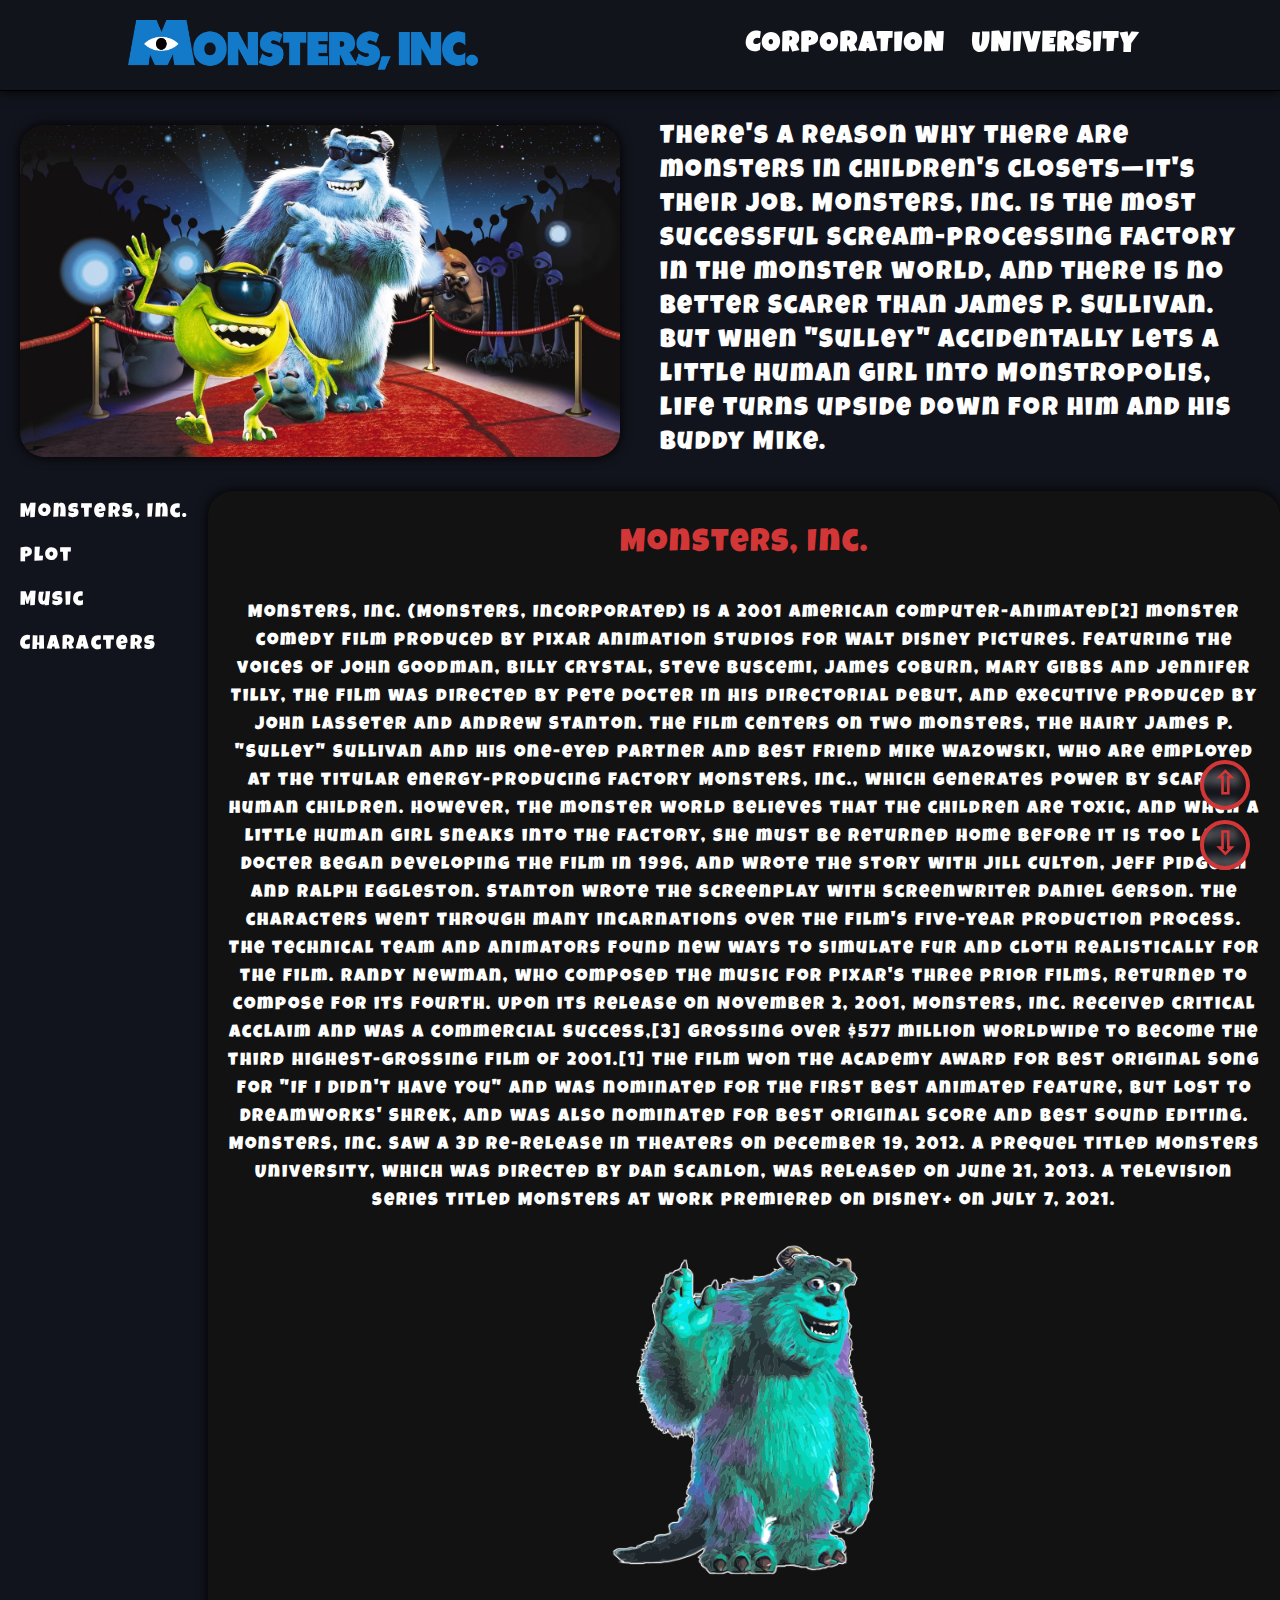
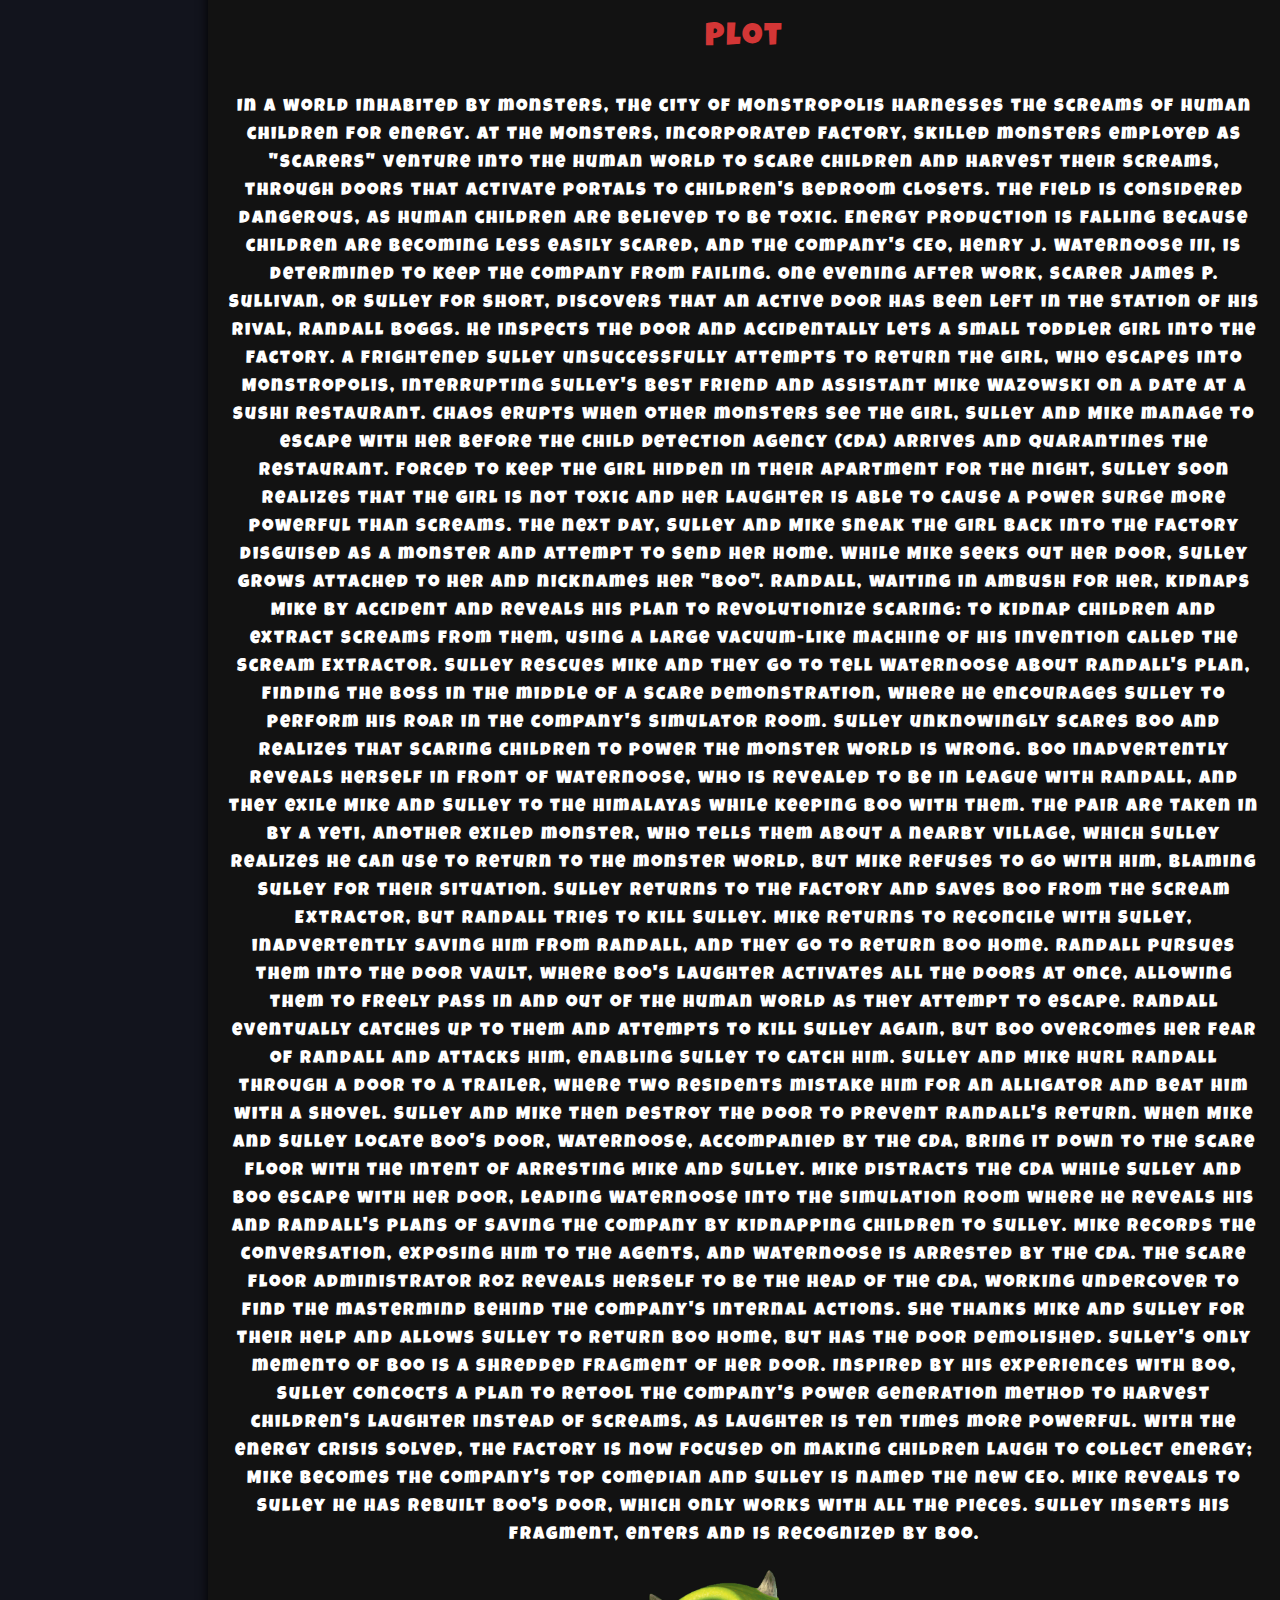
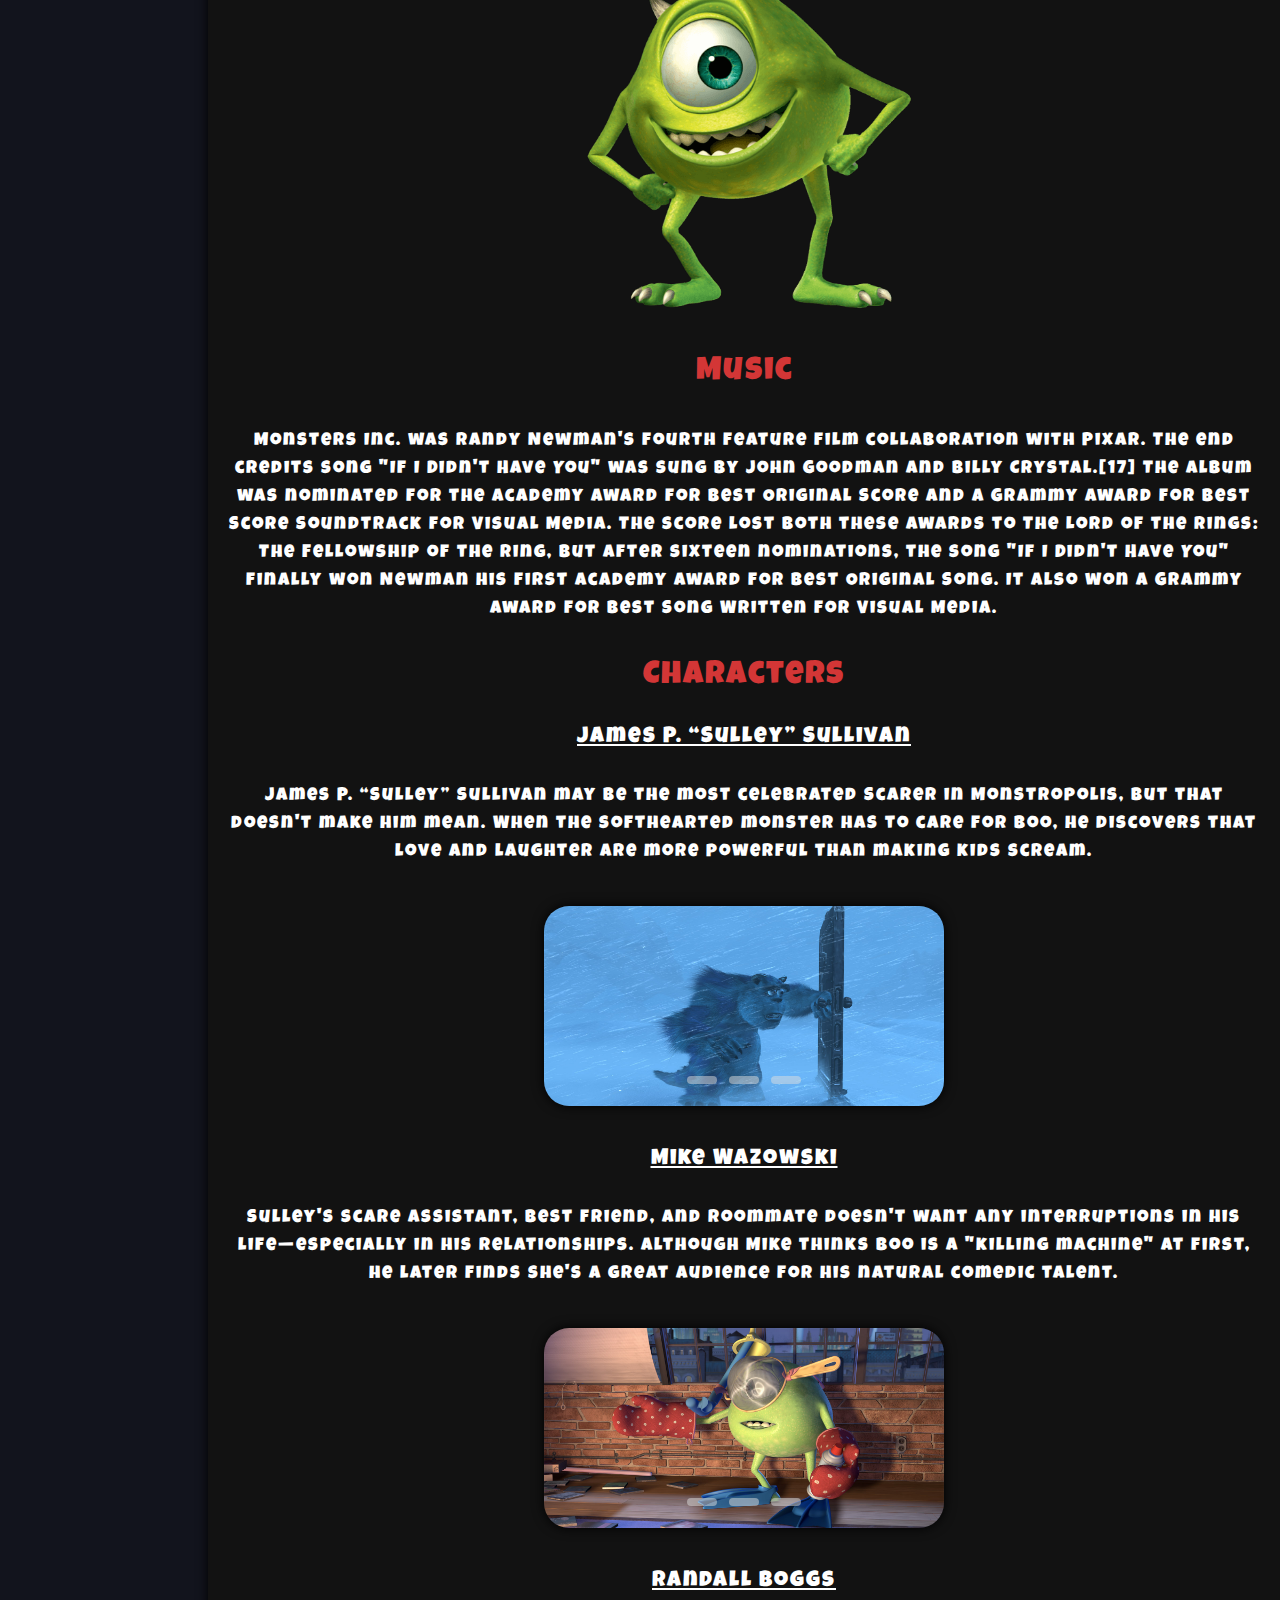
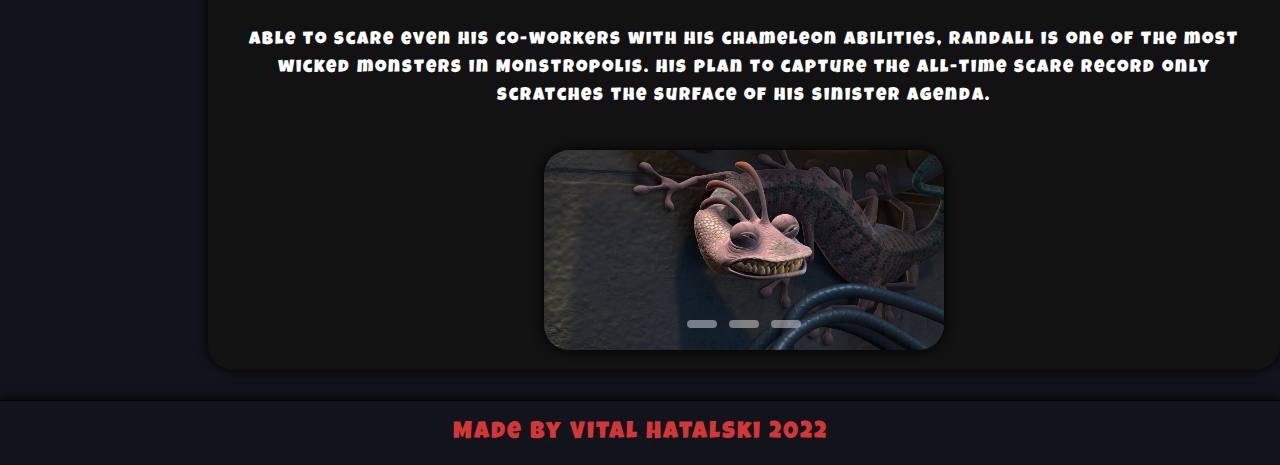
<file: index.html>
<!DOCTYPE html>
<html lang="en">
<head>
    <meta charset="UTF-8">
    <meta http-equiv="X-UA-Compatible" content="IE=edge">
    <meta name="viewport" content="width=device-width, initial-scale=1.0">
    <link rel="stylesheet" href="./css/styleZero.css">
    <link rel="stylesheet" href="./css/style.css">
    <link rel="icon" type="image/png" href="./image/favicon.png">
    <script defer src="./script.js"></script>
    <title>Monsters, INC.</title>
</head>
<body id="up">
    
    <header class="header">
        <div class="container">
            <div class="header_wrapper">
                <div class="logo">
                    <a href="./index.html"> 
                        <img src="./image/logo.png" alt="monsters_inc_logo"> 
                    </a>
                </div>
                <div class="main_menu">
                    <nav>
                        <ul class="main_menu_elements">
                            <li><a href="./corporation/index.html">CORPORATION</a></li>
                            <li><a href="./university/index.html">UNIVERSITY</a></li>
                        </ul>
                    </nav>
                </div>
                <div class="burger_menu">
                    <div class="burger">
                        <span>

                        </span>
                        <span>

                        </span>
                        <span>

                        </span>
                    </div>
                </div>
            </div> 
        </div>
    </header>
    
    <div class="burger_menu_main">
        <div class="burger_menu_body">
            <div class="burger_menu_list">
                <nav>
                    <ul class="burger_menu_elements">
                        <li><a href="./corporation/index.html">CORPORATION</a></li>
                        <li><a href="./university/index.html">UNIVERSITY</a></li>
                    </ul>
                </nav>
            </div>
        </div>
    </div>

    <main class="main">
        <div class="container">
            <div class="main_wrapper">
                <div class="main_container1">   
                    <div class="main_image">
                        <img src="./image/image_main.jpg" alt="main image">
                    </div>
                    <div class="main_text">
                        <p>There's a reason why there are monsters in children's closets—it's their job. Monsters, Inc. is the most successful scream-processing factory in the monster world, and there is no better Scarer than James P. Sullivan. But when "Sulley" accidentally lets a little human girl into Monstropolis, life turns upside down for him and his buddy Mike.</p>
                    </div>
                </div>
                <div class="main_container2">
                    <div class="extra_menu">
                        <ul>
                            <li><a href="#monsters">Monsters, Inc.</a></li>
                            <li><a href="#plot" class="menu_link">Plot</a></li>
                            <li><a href="#music">Music</a></li>
                            <li><a href="#characters" class="menu_link">Characters</a></li>
                        </ul>
                        
                    </div>
                    <div class="main_information">
                        <div class="main_inform_main">
                            <h1 id="monsters">Monsters, Inc.</h1>
                            <p>Monsters, Inc. (Monsters, Incorporated) is a 2001 American computer-animated[2] monster comedy film produced by Pixar Animation Studios for Walt Disney Pictures. Featuring the voices of John Goodman, Billy Crystal, Steve Buscemi, James Coburn, Mary Gibbs and Jennifer Tilly, the film was directed by Pete Docter in his directorial debut, and executive produced by John Lasseter and Andrew Stanton. The film centers on two monsters, the hairy James P. "Sulley" Sullivan and his one-eyed partner and best friend Mike Wazowski, who are employed at the titular energy-producing factory Monsters, Inc., which generates power by scaring human children. However, the monster world believes that the children are toxic, and when a little human girl sneaks into the factory, she must be returned home before it is too late.
                                Docter began developing the film in 1996, and wrote the story with Jill Culton, Jeff Pidgeon and Ralph Eggleston. Stanton wrote the screenplay with screenwriter Daniel Gerson. The characters went through many incarnations over the film's five-year production process. The technical team and animators found new ways to simulate fur and cloth realistically for the film. Randy Newman, who composed the music for Pixar's three prior films, returned to compose for its fourth.
                                Upon its release on November 2, 2001, Monsters, Inc. received critical acclaim and was a commercial success,[3] grossing over $577 million worldwide to become the third highest-grossing film of 2001.[1] The film won the Academy Award for Best Original Song for "If I Didn't Have You" and was nominated for the first Best Animated Feature, but lost to DreamWorks' Shrek, and was also nominated for Best Original Score and Best Sound Editing. Monsters, Inc. saw a 3D re-release in theaters on December 19, 2012. A prequel titled Monsters University, which was directed by Dan Scanlon, was released on June 21, 2013. A television series titled Monsters at Work premiered on Disney+ on July 7, 2021.</p>
                                <img src="./image/monster1.png" class="image_monsters"  alt="monster">
                        </div>
                        <div class="main_inform_plot">
                            <h2 id="plot">Plot</h2>
                            <p>In a world inhabited by monsters, the city of Monstropolis harnesses the screams of human children for energy. At the Monsters, Incorporated factory, skilled monsters employed as "scarers" venture into the human world to scare children and harvest their screams, through doors that activate portals to children's bedroom closets. The field is considered dangerous, as human children are believed to be toxic. Energy production is falling because children are becoming less easily scared, and the company's CEO, Henry J. Waternoose III, is determined to keep the company from failing.

                                One evening after work, scarer James P. Sullivan, or Sulley for short, discovers that an active door has been left in the station of his rival, Randall Boggs. He inspects the door and accidentally lets a small toddler girl into the factory. A frightened Sulley unsuccessfully attempts to return the girl, who escapes into Monstropolis, interrupting Sulley's best friend and assistant Mike Wazowski on a date at a sushi restaurant. Chaos erupts when other monsters see the girl, Sulley and Mike manage to escape with her before the Child Detection Agency (CDA) arrives and quarantines the restaurant. Forced to keep the girl hidden in their apartment for the night, Sulley soon realizes that the girl is not toxic and her laughter is able to cause a power surge more powerful than screams.
                                
                                The next day, Sulley and Mike sneak the girl back into the factory disguised as a monster and attempt to send her home. While Mike seeks out her door, Sulley grows attached to her and nicknames her "Boo". Randall, waiting in ambush for her, kidnaps Mike by accident and reveals his plan to revolutionize scaring: to kidnap children and extract screams from them, using a large vacuum-like machine of his invention called the Scream Extractor. Sulley rescues Mike and they go to tell Waternoose about Randall's plan, finding the boss in the middle of a scare demonstration, where he encourages Sulley to perform his roar in the company's simulator room. Sulley unknowingly scares Boo and realizes that scaring children to power the monster world is wrong. Boo inadvertently reveals herself in front of Waternoose, who is revealed to be in league with Randall, and they exile Mike and Sulley to the Himalayas while keeping Boo with them.
                                
                                The pair are taken in by a yeti, another exiled monster, who tells them about a nearby village, which Sulley realizes he can use to return to the monster world, but Mike refuses to go with him, blaming Sulley for their situation. Sulley returns to the factory and saves Boo from the Scream Extractor, but Randall tries to kill Sulley. Mike returns to reconcile with Sulley, inadvertently saving him from Randall, and they go to return Boo home. Randall pursues them into the door vault, where Boo's laughter activates all the doors at once, allowing them to freely pass in and out of the human world as they attempt to escape. Randall eventually catches up to them and attempts to kill Sulley again, but Boo overcomes her fear of Randall and attacks him, enabling Sulley to catch him. Sulley and Mike hurl Randall through a door to a trailer, where two residents mistake him for an alligator and beat him with a shovel. Sulley and Mike then destroy the door to prevent Randall's return.
                                
                                When Mike and Sulley locate Boo's door, Waternoose, accompanied by the CDA, bring it down to the scare floor with the intent of arresting Mike and Sulley. Mike distracts the CDA while Sulley and Boo escape with her door, leading Waternoose into the simulation room where he reveals his and Randall's plans of saving the company by kidnapping children to Sulley. Mike records the conversation, exposing him to the agents, and Waternoose is arrested by the CDA. The scare floor administrator Roz reveals herself to be the head of the CDA, working undercover to find the mastermind behind the company's internal actions. She thanks Mike and Sulley for their help and allows Sulley to return Boo home, but has the door demolished. Sulley's only memento of Boo is a shredded fragment of her door.
                                
                                Inspired by his experiences with Boo, Sulley concocts a plan to retool the company's power generation method to harvest children's laughter instead of screams, as laughter is ten times more powerful. With the energy crisis solved, the factory is now focused on making children laugh to collect energy; Mike becomes the company's top comedian and Sulley is named the new CEO. Mike reveals to Sulley he has rebuilt Boo's door, which only works with all the pieces. Sulley inserts his fragment, enters and is recognized by Boo.</p>
                                <img src="./image/monster-mike.png" class="image_monsters" alt="monster2">
                        </div>
                        <div class="main_inform_music">
                            <h2 id="music">Music</h2>
                            <p>Monsters Inc. was Randy Newman's fourth feature film collaboration with Pixar. The end credits song "If I Didn't Have You" was sung by John Goodman and Billy Crystal.[17]
                                The album was nominated for the Academy Award for Best Original Score and a Grammy Award for Best Score Soundtrack for Visual Media. The score lost both these awards to The Lord of the Rings: The Fellowship of the Ring, but after sixteen nominations, the song "If I Didn't Have You" finally won Newman his first Academy Award for Best Original Song. It also won a Grammy Award for Best Song Written for Visual Media.</p>
                        </div>
                        <div class="main_inform_characters">
                            <h2 id="characters">Characters</h2>
                            <div class="character">
                                <h3 class="h3_extra" id="sully">James P. “Sulley” Sullivan</h3>
                                <p>James P. “Sulley” Sullivan may be the most celebrated Scarer in Monstropolis, but that doesn't make him mean. When the softhearted monster has to care for Boo, he discovers that love and laughter are more powerful than making kids scream.</p>
                                <div class="slider middle">
                                    <div class="slides">
                                        <input type="radio" name="r" id="r1" checked>
                                        <input type="radio" name="r" id="r2">
                                        <input type="radio" name="r" id="r3">

                                        <div class="slide s1"><img src="./image/sulley/Sulley19.jpg" alt=""></div>
                                        <div class="slide"><img src="./image/sulley/Sulley20.jpg" alt=""></div>
                                        <div class="slide"><img src="./image/sulley/Sulley21.jpg" alt=""></div>
                                        
                                    </div>

                                    <div class="navigation">
                                        <label for="r1" class="bar"></label>
                                        <label for="r2" class="bar"></label>
                                        <label for="r3" class="bar"></label>
                                       
                                    </div>
                                </div>
                            </div>
                            <div class="character">
                                <h3 id="mike">Mike Wazowski</h3>
                                <p>Sulley's scare assistant, best friend, and roommate doesn't want any interruptions in his life—especially in his relationships. Although Mike thinks Boo is a "killing machine" at first, he later finds she's a great audience for his natural comedic talent.</p>
                                <div class="slider middle">
                                    <div class="slides">
                                        <input type="radio" name="r1" id="r11" checked>
                                        <input type="radio" name="r1" id="r21">
                                        <input type="radio" name="r1" id="r31">

                                        <div class="slide s2"><img src="./image/mike/Mike14.jpg" alt=""></div>
                                        <div class="slide"><img src="./image/mike/Mike15.jpg" alt=""></div>
                                        <div class="slide"><img src="./image/mike/Mike16.jpg " alt=""></div>
                                        
                                    </div>

                                    <div class="navigation">
                                        <label for="r11" class="bar"></label>
                                        <label for="r21" class="bar"></label>
                                        <label for="r31" class="bar"></label>
                                       
                                    </div>
                                </div>
                            </div>
                            <div class="character">
                                <h3 id="randall">Randall Boggs</h3>
                                <p>Able to scare even his co-workers with his chameleon abilities, Randall is one of the most wicked monsters in Monstropolis. His plan to capture the all-time scare record only scratches the surface of his sinister agenda.</p>
                                <div class="slider middle">
                                    <div class="slides">
                                        <input type="radio" name="r2" id="r12" checked>
                                        <input type="radio" name="r2" id="r22">
                                        <input type="radio" name="r2" id="r32">

                                        <div class="slide s3"><img src="./image/randall/Randall10.jpg" alt=""></div>
                                        <div class="slide"><img src="./image/randall/Randall11.jpg" alt=""></div>
                                        <div class="slide"><img src="./image/randall/Randall12.jpg" alt=""></div>
                                        
                                    </div>

                                    <div class="navigation">
                                        <label for="r12" class="bar"></label>
                                        <label for="r22" class="bar"></label>
                                        <label for="r32" class="bar"></label>
                                       
                                    </div>
                                    
                                </div>
                            </div>
                        </div>
                    </div>
                </div>
            </div>
            <div class="up">
                <a href="#up" class="up_button" title="Up">⇧</a>
                <a href="#down" class="up_button up_button1" title="Down">⇩</a>
            </div>
        </div>
    </main>
    <div class="modal modal_sully">
        <div class="modal_body">
            <img src="./image/sulley/Sulley20.jpg" alt="sully">
            <p>James P. “Sulley” Sullivan may be the most celebrated Scarer in Monstropolis, but that doesn't make him mean. When the softhearted monster has to care for Boo, he discovers that love and laughter are more powerful than making kids scream.</p>
            <button class="button">CLOSE</button>
        </div>
    </div>
    <div class="modal modal_mike">
        <div class="modal_body">
            <img src="./image/mike/Mike15.jpg" alt="mike">
            <p>Sulley's scare assistant, best friend, and roommate doesn't want any interruptions in his life—especially in his relationships. Although Mike thinks Boo is a "killing machine" at first, he later finds she's a great audience for his natural comedic talent.</p>
            <button class="button button1">CLOSE</button>
        </div>
    </div>
    <div class="modal modal_randall">
        <div class="modal_body">
            <img src="./image/randall/Randall12.jpg" alt="randall">
            <p>Able to scare even his co-workers with his chameleon abilities, Randall is one of the most wicked monsters in Monstropolis. His plan to capture the all-time scare record only scratches the surface of his sinister agenda.</p>
            <button class="button button2">CLOSE</button>
        </div>
    </div>
    <footer class="footer">
        <div class="container">
            <div class="footer_text" id="down">Made by Vital Hatalski 2022</div>
        </div>
    </footer>
</body>
</html>
</file>
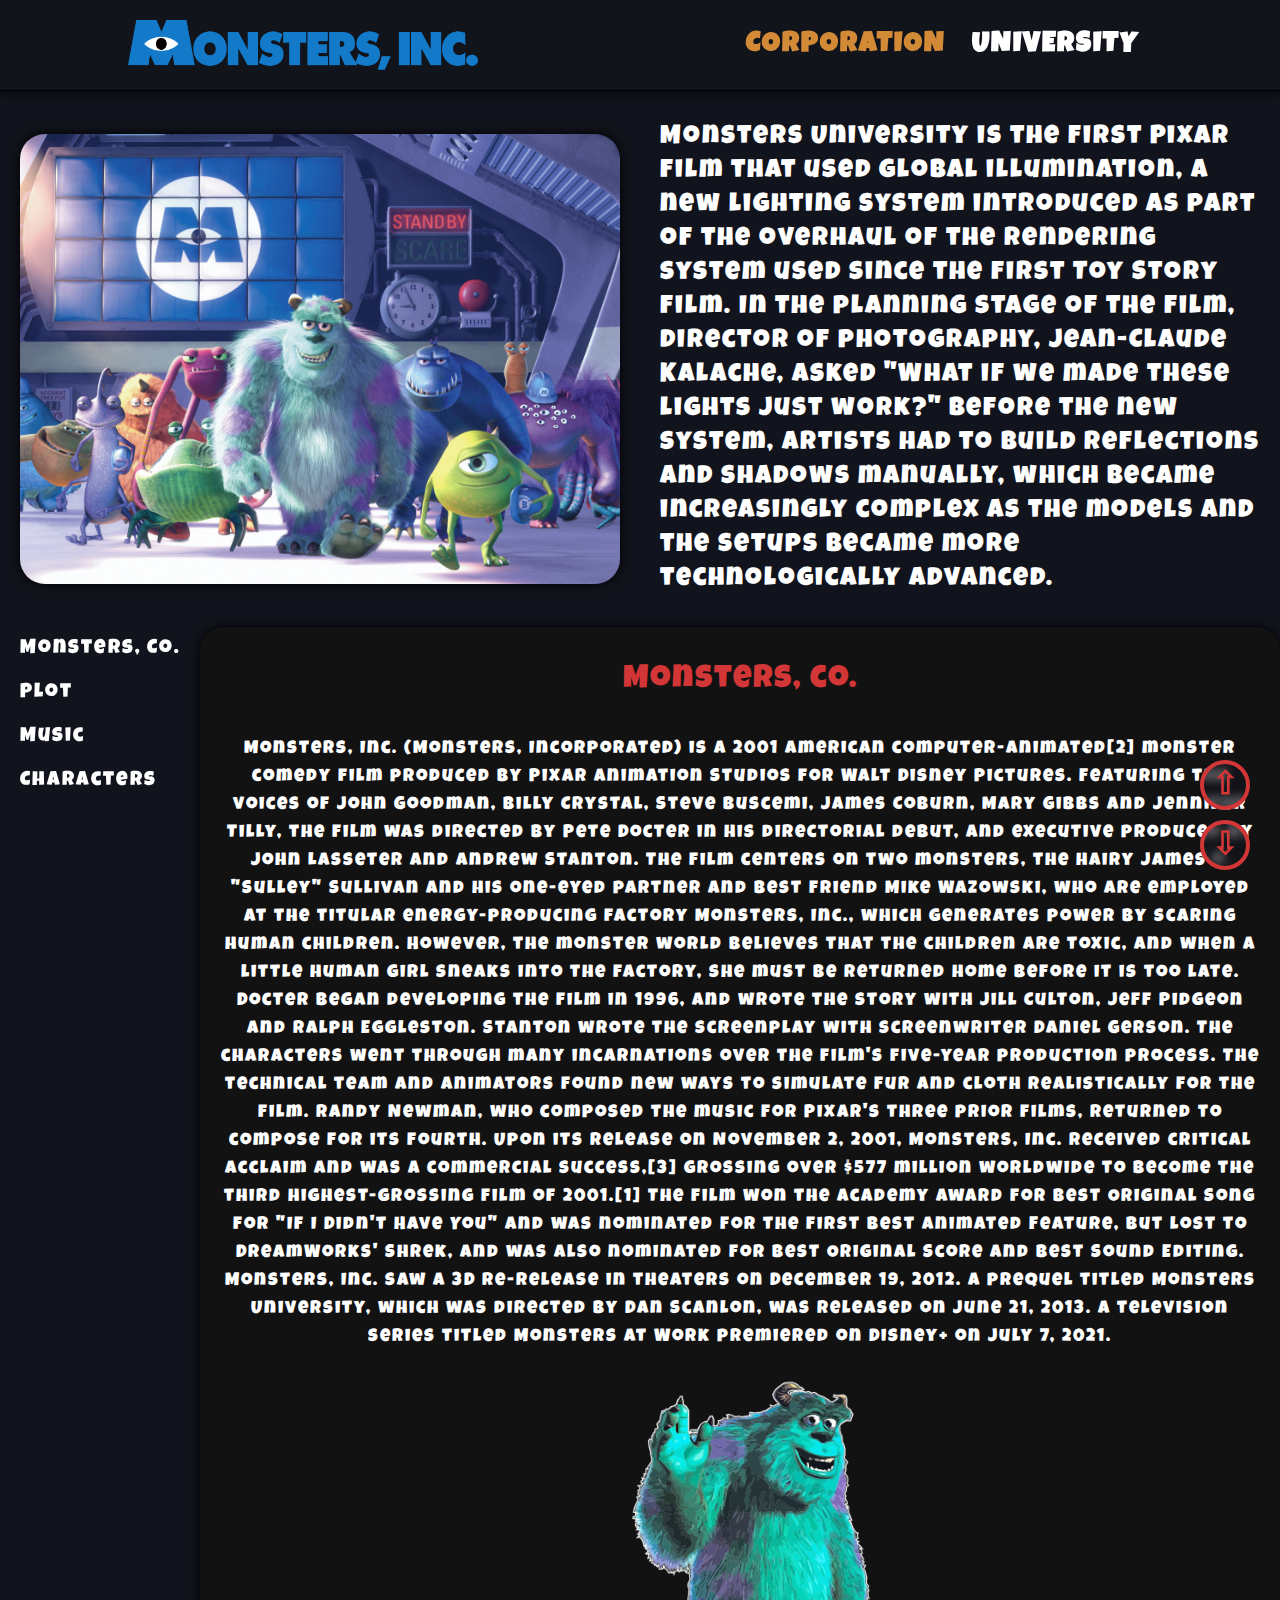
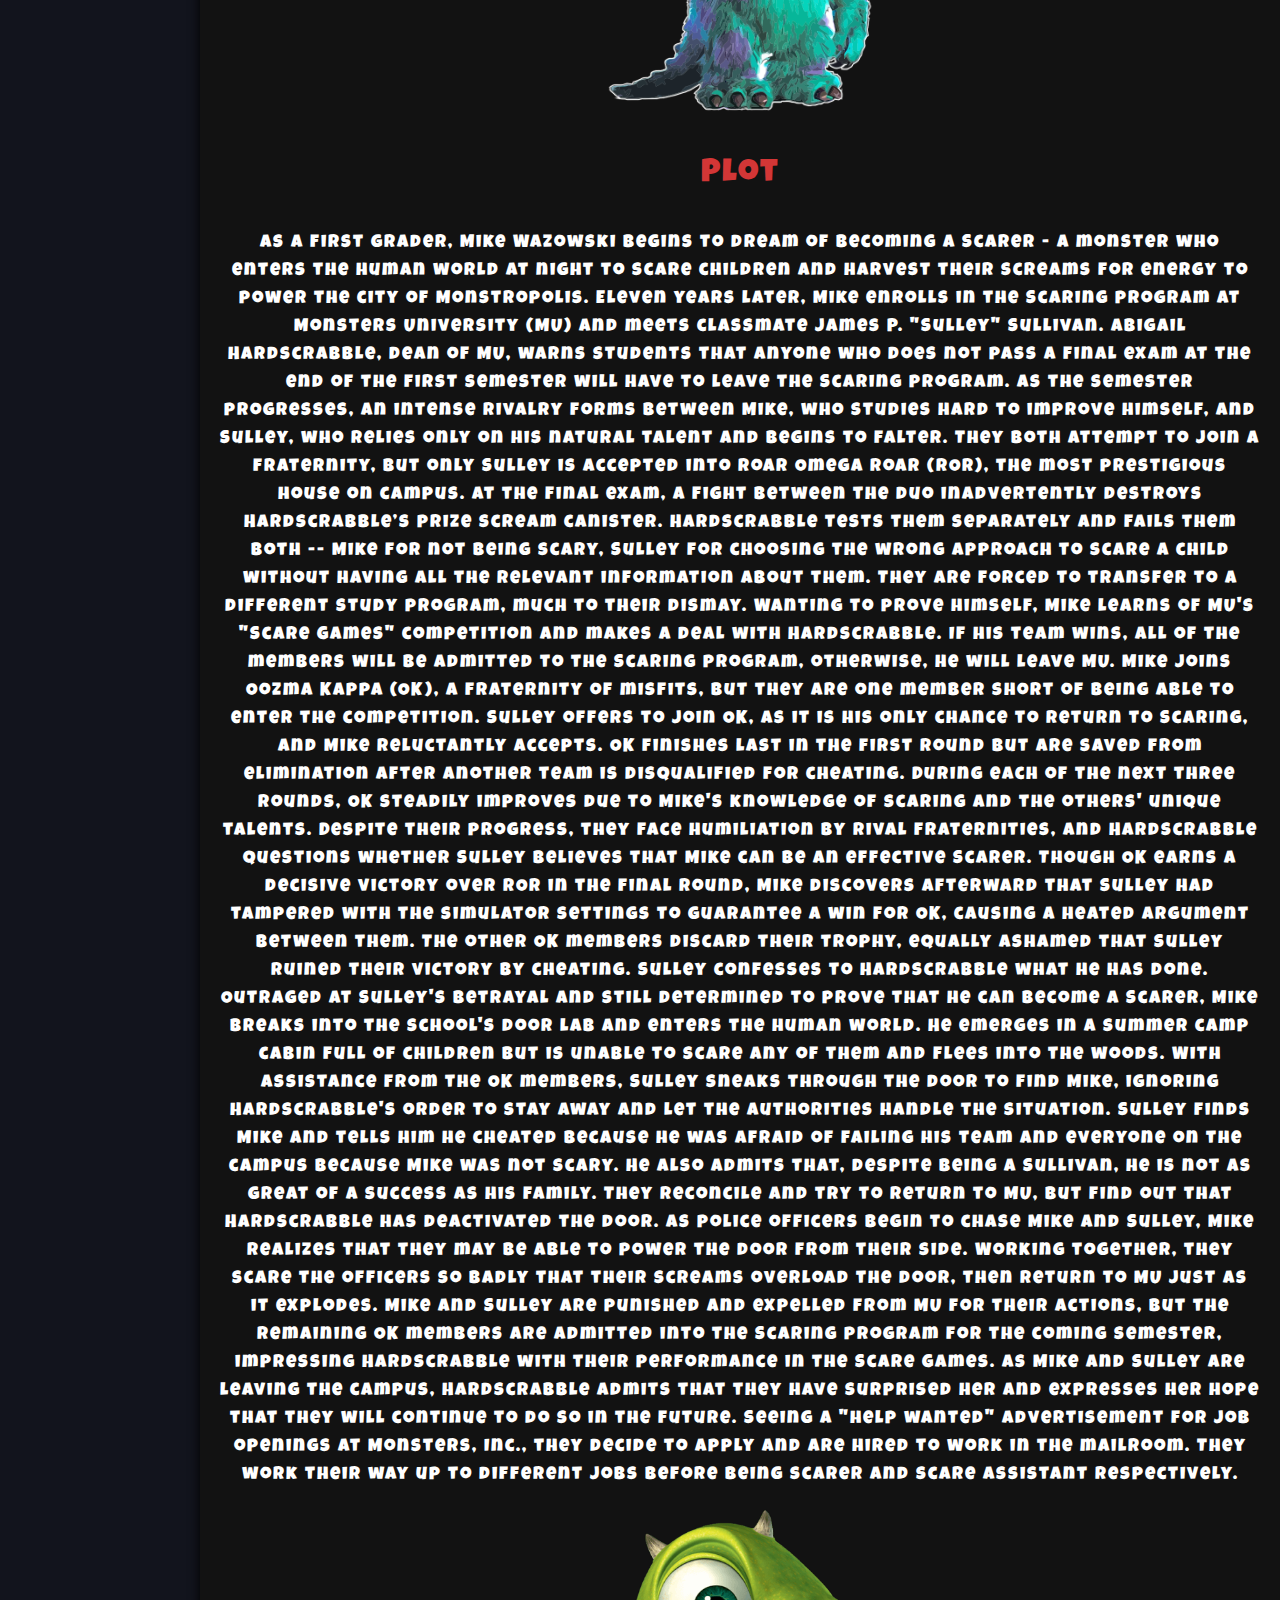
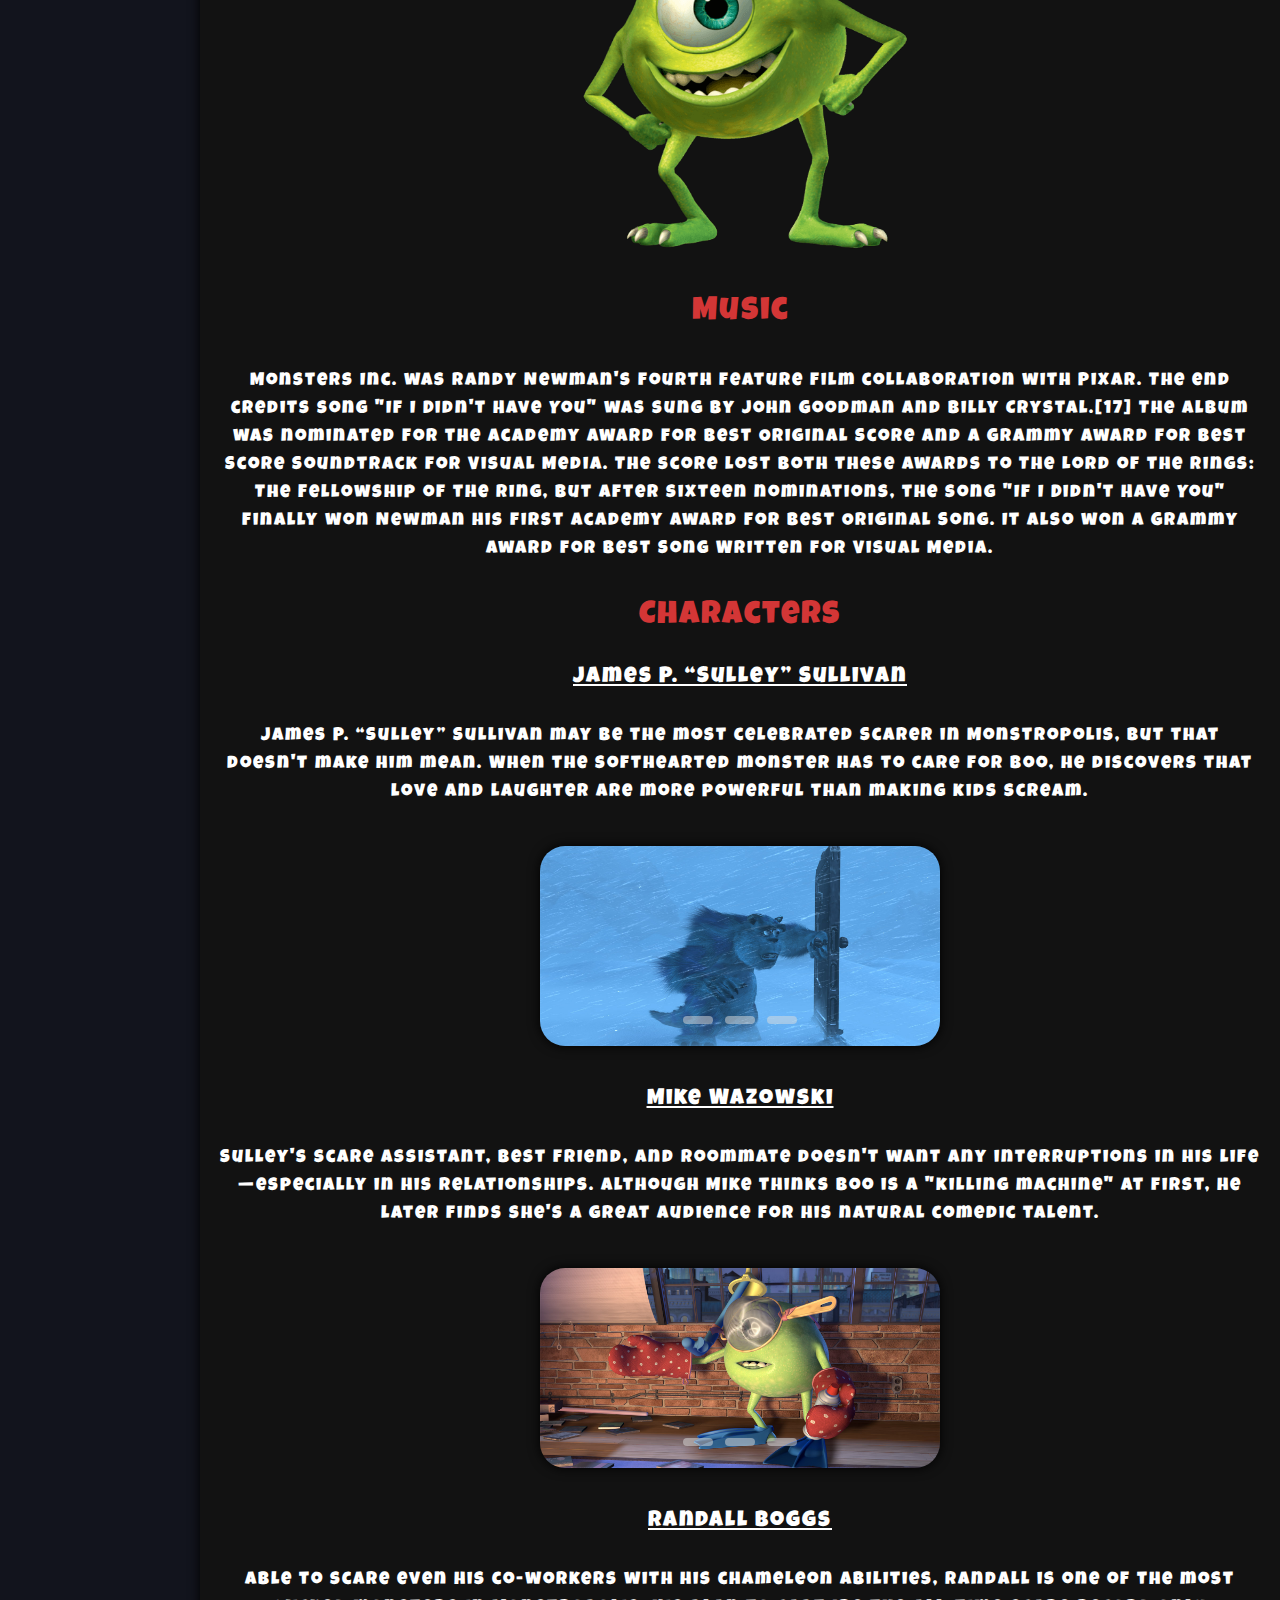
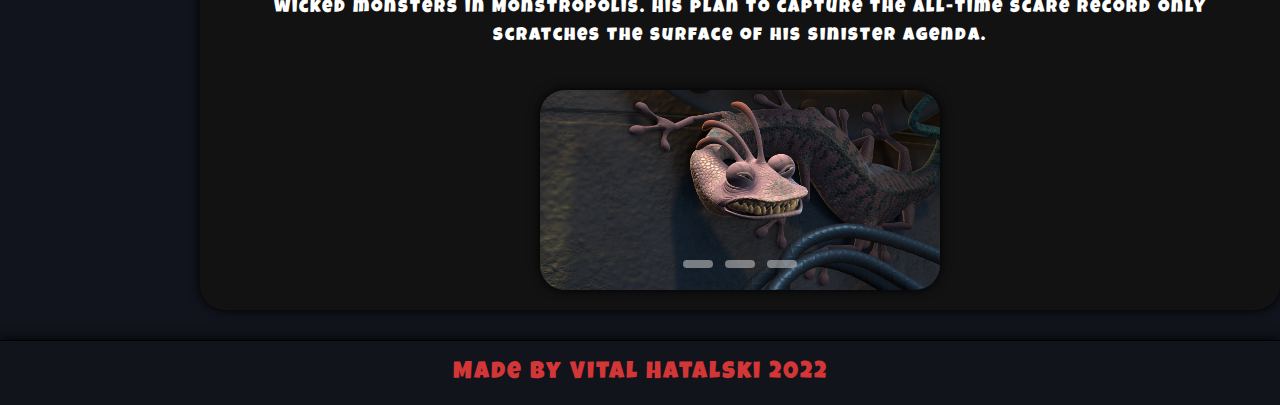
<file: corporation/index.html>
<!DOCTYPE html>
<html lang="en">
<head>
    <meta charset="UTF-8">
    <meta http-equiv="X-UA-Compatible" content="IE=edge">
    <meta name="viewport" content="width=device-width, initial-scale=1.0">
    <link rel="stylesheet" href="../css/styleZero.css">
    <link rel="stylesheet" href="../css/style.css">
    <link rel="icon" type="image/png" href="../image/favicon.png">
    <script defer src="../script.js"></script>
    <title>Monsters, Corporation.</title>
</head>
<body id="up">
    
    <header class="header">
        <div class="container">
            <div class="header_wrapper">
                <div class="logo">
                    <a href="../index.html"> 
                        <img src="../image/logo.png" alt="monsters_inc_logo"> 
                    </a>
                </div>
                <div class="main_menu">
                    <nav>
                        <ul class="main_menu_elements">
                            <li><a href="../corporation/index.html" class="marker">CORPORATION</a></li>
                            <li><a href="../university/index.html" >UNIVERSITY</a></li>
                        </ul>
                    </nav>
                </div>
                <div class="burger_menu">
                    <div class="burger">
                        <span>

                        </span>
                        <span>

                        </span>
                        <span>

                        </span>
                    </div>
                </div>
            </div> 
        </div>
    </header>
    
    <div class="burger_menu_main">
        <div class="burger_menu_body">
            <div class="burger_menu_list">
                <nav>
                    <ul class="burger_menu_elements">
                        <li><a href="../corporation/index.html" class="marker">CORPORATION</a></li>
                        <li><a href="../university/index.html">UNIVERSITY</a></li>
                    </ul>
                </nav>
            </div>
        </div>
    </div>

    <main class="main">
        <div class="container">
            <div class="main_wrapper">
                <div class="main_container1">   
                    <div class="main_image">
                        <img src="./image/main.jpg" alt="main image">
                    </div>
                    <div class="main_text">
                        <p>Monsters University is the first Pixar film that used global illumination, a new lighting system introduced as part of the overhaul of the rendering system used since the first Toy Story film. In the planning stage of the film, director of photography, Jean-Claude Kalache, asked "What if we made these lights just work?" Before the new system, artists had to build reflections and shadows manually, which became increasingly complex as the models and the setups became more technologically advanced. </p>
                    </div>
                </div>
                <div class="main_container2">
                    <div class="extra_menu">
                        <ul>
                            <li><a href="#monsters">Monsters, Co.</a></li>
                            <li><a href="#plot" class="menu_link">Plot</a></li>
                            <li><a href="#music">Music</a></li>
                            <li><a href="#characters" class="menu_link">Characters</a></li>
                        </ul>
                        
                    </div>
                    <div class="main_information">
                        <div class="main_inform_main">
                            <h1 id="monsters">Monsters, co.</h1>
                            <p>Monsters, Inc. (Monsters, Incorporated) is a 2001 American computer-animated[2] monster comedy film produced by Pixar Animation Studios for Walt Disney Pictures. Featuring the voices of John Goodman, Billy Crystal, Steve Buscemi, James Coburn, Mary Gibbs and Jennifer Tilly, the film was directed by Pete Docter in his directorial debut, and executive produced by John Lasseter and Andrew Stanton. The film centers on two monsters, the hairy James P. "Sulley" Sullivan and his one-eyed partner and best friend Mike Wazowski, who are employed at the titular energy-producing factory Monsters, Inc., which generates power by scaring human children. However, the monster world believes that the children are toxic, and when a little human girl sneaks into the factory, she must be returned home before it is too late.
                                Docter began developing the film in 1996, and wrote the story with Jill Culton, Jeff Pidgeon and Ralph Eggleston. Stanton wrote the screenplay with screenwriter Daniel Gerson. The characters went through many incarnations over the film's five-year production process. The technical team and animators found new ways to simulate fur and cloth realistically for the film. Randy Newman, who composed the music for Pixar's three prior films, returned to compose for its fourth.
                                Upon its release on November 2, 2001, Monsters, Inc. received critical acclaim and was a commercial success,[3] grossing over $577 million worldwide to become the third highest-grossing film of 2001.[1] The film won the Academy Award for Best Original Song for "If I Didn't Have You" and was nominated for the first Best Animated Feature, but lost to DreamWorks' Shrek, and was also nominated for Best Original Score and Best Sound Editing. Monsters, Inc. saw a 3D re-release in theaters on December 19, 2012. A prequel titled Monsters University, which was directed by Dan Scanlon, was released on June 21, 2013. A television series titled Monsters at Work premiered on Disney+ on July 7, 2021.</p>
                                <img src="../image/monster1.png" class="image_monsters"  alt="monster">
                        </div>
                        <div class="main_inform_plot">
                            <h2 id="plot">Plot</h2>
                            <p>As a first grader, Mike Wazowski begins to dream of becoming a Scarer - a monster who enters the human world at night to scare children and harvest their screams for energy to power the city of Monstropolis. Eleven years later, Mike enrolls in the Scaring program at Monsters University (MU) and meets classmate James P. "Sulley" Sullivan. Abigail Hardscrabble, dean of MU, warns students that anyone who does not pass a final exam at the end of the first semester will have to leave the Scaring program.

                                As the semester progresses, an intense rivalry forms between Mike, who studies hard to improve himself, and Sulley, who relies only on his natural talent and begins to falter. They both attempt to join a fraternity, but only Sulley is accepted into Roar Omega Roar (ROR), the most prestigious house on campus. At the final exam, a fight between the duo inadvertently destroys Hardscrabble’s prize scream canister. Hardscrabble tests them separately and fails them both -- Mike for not being scary, Sulley for choosing the wrong approach to scare a child without having all the relevant information about them. They are forced to transfer to a different study program, much to their dismay.
                                
                                Wanting to prove himself, Mike learns of MU's "Scare Games" competition and makes a deal with Hardscrabble. If his team wins, all of the members will be admitted to the Scaring program, otherwise, he will leave MU. Mike joins Oozma Kappa (OK), a fraternity of misfits, but they are one member short of being able to enter the competition. Sulley offers to join OK, as it is his only chance to return to Scaring, and Mike reluctantly accepts.
                                
                                OK finishes last in the first round but are saved from elimination after another team is disqualified for cheating. During each of the next three rounds, OK steadily improves due to Mike's knowledge of scaring and the others' unique talents. Despite their progress, they face humiliation by rival fraternities, and Hardscrabble questions whether Sulley believes that Mike can be an effective Scarer. Though OK earns a decisive victory over ROR in the final round, Mike discovers afterward that Sulley had tampered with the simulator settings to guarantee a win for OK, causing a heated argument between them. The other OK members discard their trophy, equally ashamed that Sulley ruined their victory by cheating. Sulley confesses to Hardscrabble what he has done.
                                
                                Outraged at Sulley's betrayal and still determined to prove that he can become a Scarer, Mike breaks into the school's door lab and enters the human world. He emerges in a summer camp cabin full of children but is unable to scare any of them and flees into the woods. With assistance from the OK members, Sulley sneaks through the door to find Mike, ignoring Hardscrabble's order to stay away and let the authorities handle the situation. Sulley finds Mike and tells him he cheated because he was afraid of failing his team and everyone on the campus because Mike was not scary. He also admits that, despite being a Sullivan, he is not as great of a success as his family. They reconcile and try to return to MU, but find out that Hardscrabble has deactivated the door.
                                
                                As police officers begin to chase Mike and Sulley, Mike realizes that they may be able to power the door from their side. Working together, they scare the officers so badly that their screams overload the door, then return to MU just as it explodes. Mike and Sulley are punished and expelled from MU for their actions, but the remaining OK members are admitted into the Scaring program for the coming semester, impressing Hardscrabble with their performance in the Scare Games.
                                
                                As Mike and Sulley are leaving the campus, Hardscrabble admits that they have surprised her and expresses her hope that they will continue to do so in the future. Seeing a "help wanted" advertisement for job openings at Monsters, Inc., they decide to apply and are hired to work in the mailroom. They work their way up to different jobs before being scarer and scare assistant respectively.</p>
                                <img src="../image/monster-mike.png" class="image_monsters" alt="monster2">
                        </div>
                        <div class="main_inform_music">
                            <h2 id="music">Music</h2>
                            <p>Monsters Inc. was Randy Newman's fourth feature film collaboration with Pixar. The end credits song "If I Didn't Have You" was sung by John Goodman and Billy Crystal.[17]
                                The album was nominated for the Academy Award for Best Original Score and a Grammy Award for Best Score Soundtrack for Visual Media. The score lost both these awards to The Lord of the Rings: The Fellowship of the Ring, but after sixteen nominations, the song "If I Didn't Have You" finally won Newman his first Academy Award for Best Original Song. It also won a Grammy Award for Best Song Written for Visual Media.</p>
                        </div>
                        <div class="main_inform_characters">
                            <h2 id="characters">Characters</h2>
                            <div class="character">
                                <h3 class="h3_extra" id="sully">James P. “Sulley” Sullivan</h3>
                                <p>James P. “Sulley” Sullivan may be the most celebrated Scarer in Monstropolis, but that doesn't make him mean. When the softhearted monster has to care for Boo, he discovers that love and laughter are more powerful than making kids scream.</p>
                                <div class="slider middle">
                                    <div class="slides">
                                        <input type="radio" name="r" id="r1" checked>
                                        <input type="radio" name="r" id="r2">
                                        <input type="radio" name="r" id="r3">

                                        <div class="slide s1"><img src="../image/sulley/Sulley19.jpg" alt=""></div>
                                        <div class="slide"><img src="../image/sulley/Sulley20.jpg" alt=""></div>
                                        <div class="slide"><img src="../image/sulley/Sulley21.jpg" alt=""></div>
                                        
                                    </div>

                                    <div class="navigation">
                                        <label for="r1" class="bar"></label>
                                        <label for="r2" class="bar"></label>
                                        <label for="r3" class="bar"></label>
                                       
                                    </div>
                                </div>
                            </div>
                            <div class="character">
                                <h3 id="mike">Mike Wazowski</h3>
                                <p>Sulley's scare assistant, best friend, and roommate doesn't want any interruptions in his life—especially in his relationships. Although Mike thinks Boo is a "killing machine" at first, he later finds she's a great audience for his natural comedic talent.</p>
                                <div class="slider middle">
                                    <div class="slides">
                                        <input type="radio" name="r1" id="r11" checked>
                                        <input type="radio" name="r1" id="r21">
                                        <input type="radio" name="r1" id="r31">

                                        <div class="slide s2"><img src="../image/mike/Mike14.jpg" alt=""></div>
                                        <div class="slide"><img src="../image/mike/Mike15.jpg" alt=""></div>
                                        <div class="slide"><img src="../image/mike/Mike16.jpg " alt=""></div>
                                        
                                    </div>

                                    <div class="navigation">
                                        <label for="r11" class="bar"></label>
                                        <label for="r21" class="bar"></label>
                                        <label for="r31" class="bar"></label>
                                       
                                    </div>
                                </div>
                            </div>
                            <div class="character">
                                <h3 id="randall">Randall Boggs</h3>
                                <p>Able to scare even his co-workers with his chameleon abilities, Randall is one of the most wicked monsters in Monstropolis. His plan to capture the all-time scare record only scratches the surface of his sinister agenda.</p>
                                <div class="slider middle">
                                    <div class="slides">
                                        <input type="radio" name="r2" id="r12" checked>
                                        <input type="radio" name="r2" id="r22">
                                        <input type="radio" name="r2" id="r32">

                                        <div class="slide s3"><img src="../image/randall/Randall10.jpg" alt=""></div>
                                        <div class="slide"><img src="../image/randall/Randall11.jpg" alt=""></div>
                                        <div class="slide"><img src="../image/randall/Randall12.jpg" alt=""></div>
                                        
                                    </div>

                                    <div class="navigation">
                                        <label for="r12" class="bar"></label>
                                        <label for="r22" class="bar"></label>
                                        <label for="r32" class="bar"></label>
                                       
                                    </div>
                                    
                                </div>
                            </div>
                        </div>
                    </div>
                </div>
            </div>
            <div class="up">
                <a href="#up" class="up_button" title="Up">⇧</a>
                <a href="#down" class="up_button up_button1" title="Down">⇩</a>
            </div>
        </div>
    </main>
    <div class="modal modal_sully">
        <div class="modal_body">
            <img src="../image/sulley/Sulley20.jpg" alt="sully">
            <p>James P. “Sulley” Sullivan may be the most celebrated Scarer in Monstropolis, but that doesn't make him mean. When the softhearted monster has to care for Boo, he discovers that love and laughter are more powerful than making kids scream.</p>
            <button class="button">CLOSE</button>
        </div>
    </div>
    <div class="modal modal_mike">
        <div class="modal_body">
            <img src="../image/mike/Mike15.jpg" alt="mike">
            <p>Sulley's scare assistant, best friend, and roommate doesn't want any interruptions in his life—especially in his relationships. Although Mike thinks Boo is a "killing machine" at first, he later finds she's a great audience for his natural comedic talent.</p>
            <button class="button button1">CLOSE</button>
        </div>
    </div>
    <div class="modal modal_randall">
        <div class="modal_body">
            <img src="../image/randall/Randall12.jpg" alt="randall">
            <p>Able to scare even his co-workers with his chameleon abilities, Randall is one of the most wicked monsters in Monstropolis. His plan to capture the all-time scare record only scratches the surface of his sinister agenda.</p>
            <button class="button button2">CLOSE</button>
        </div>
    </div>
    <footer class="footer">
        <div class="container">
            <div class="footer_text" id="down">Made by Vital Hatalski 2022</div>
        </div>
    </footer>
</body>
</html>
</file>
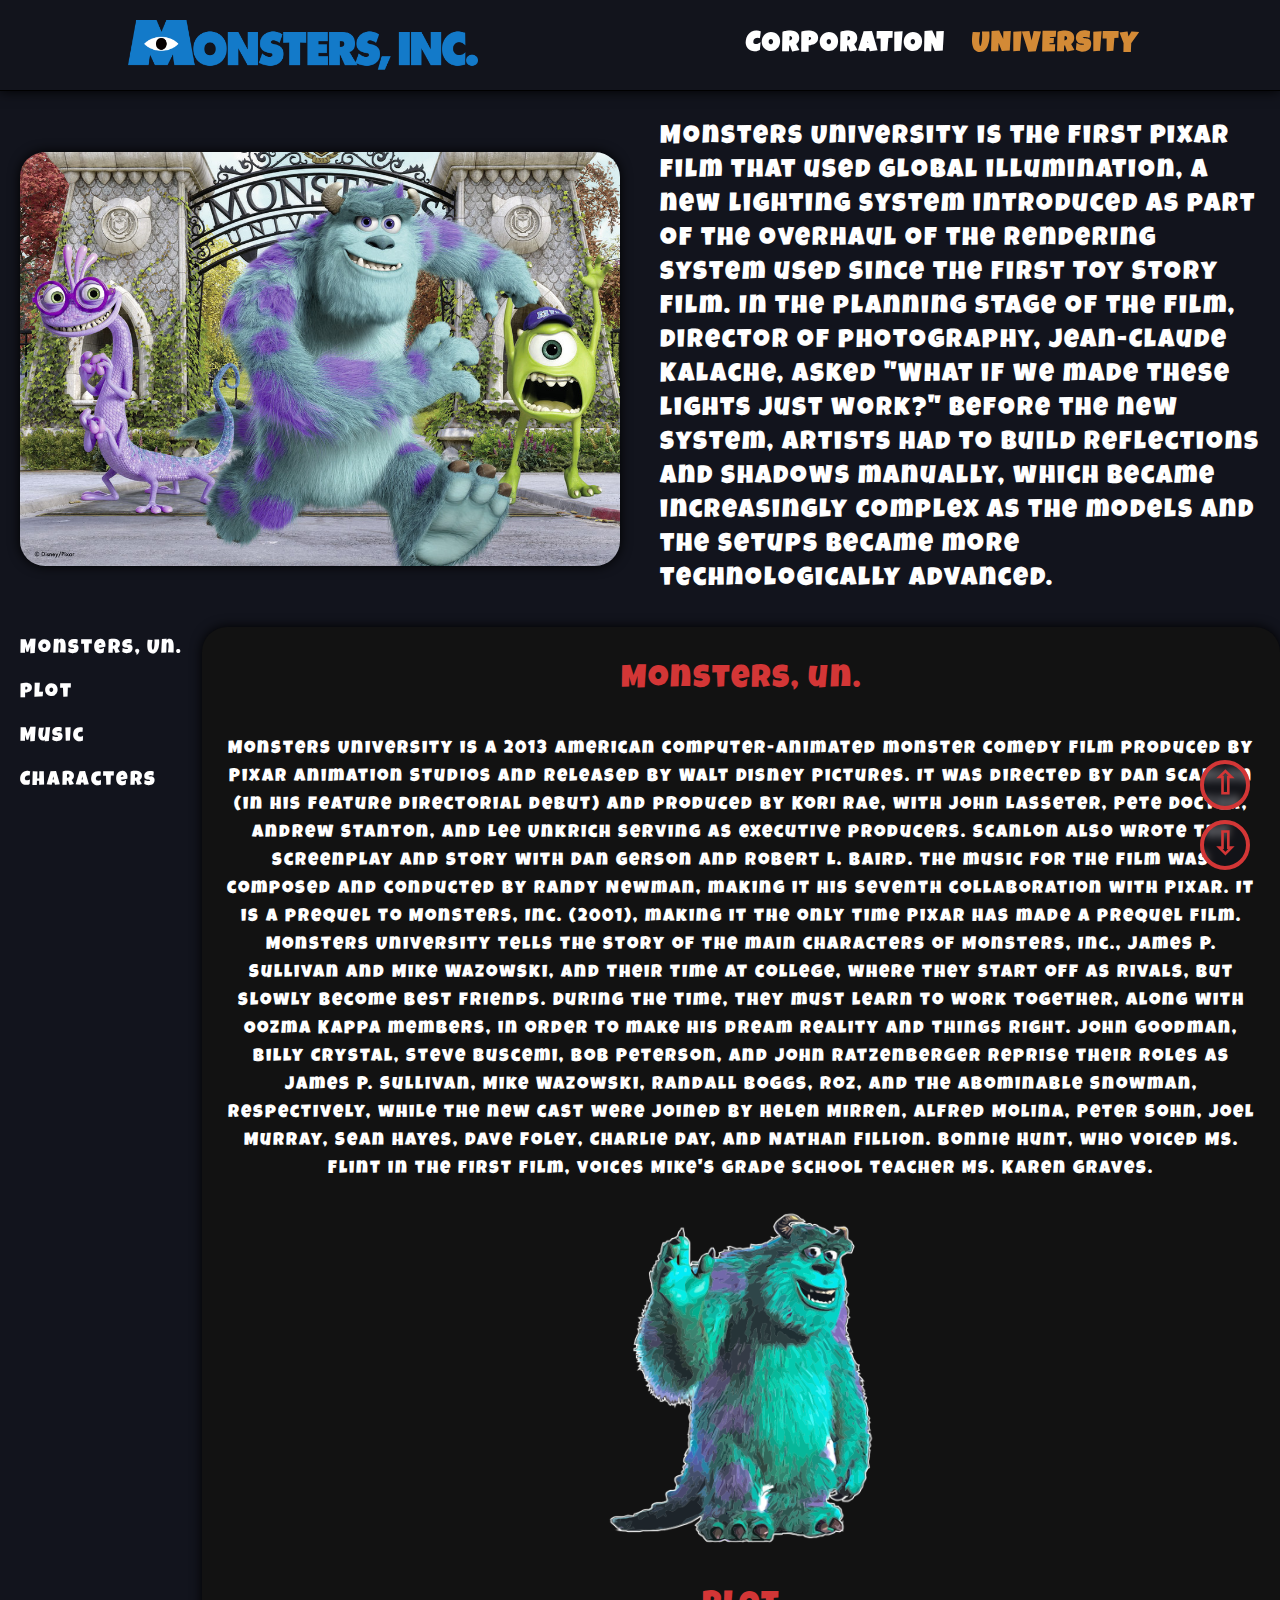
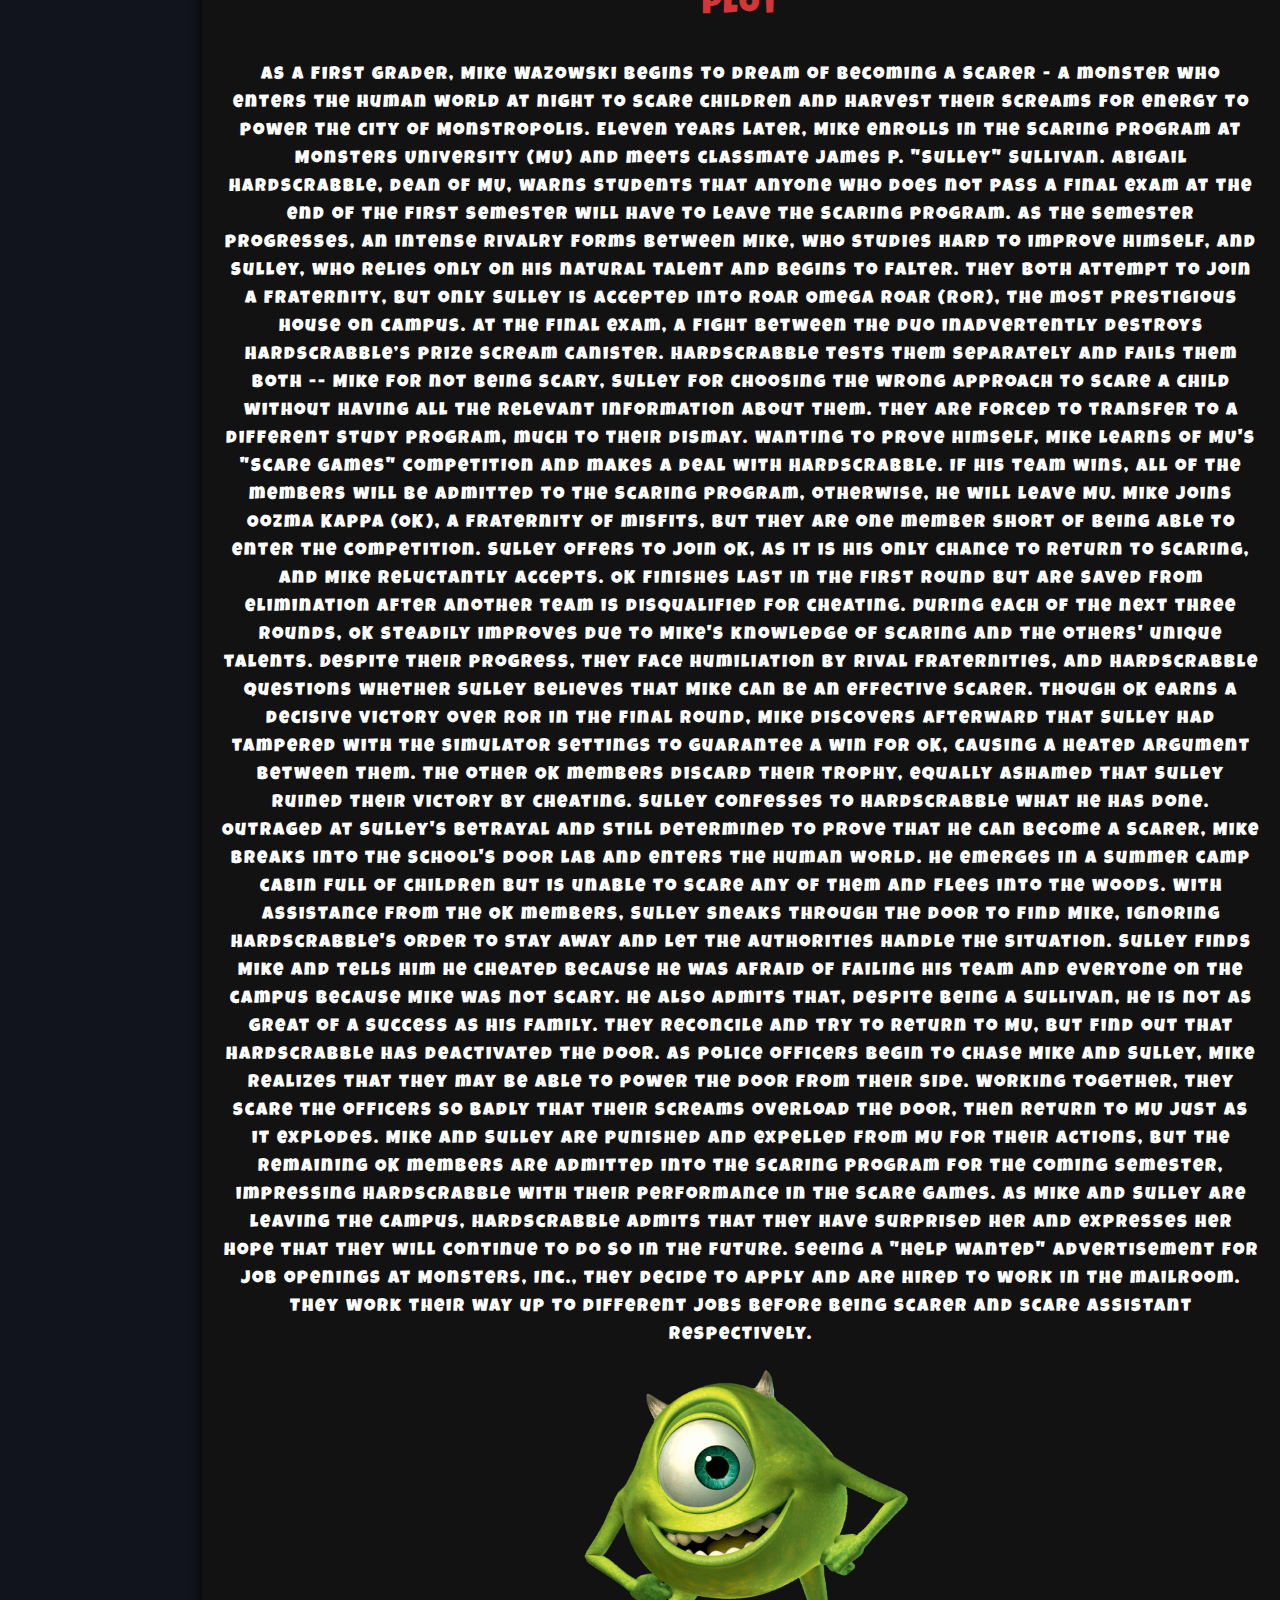
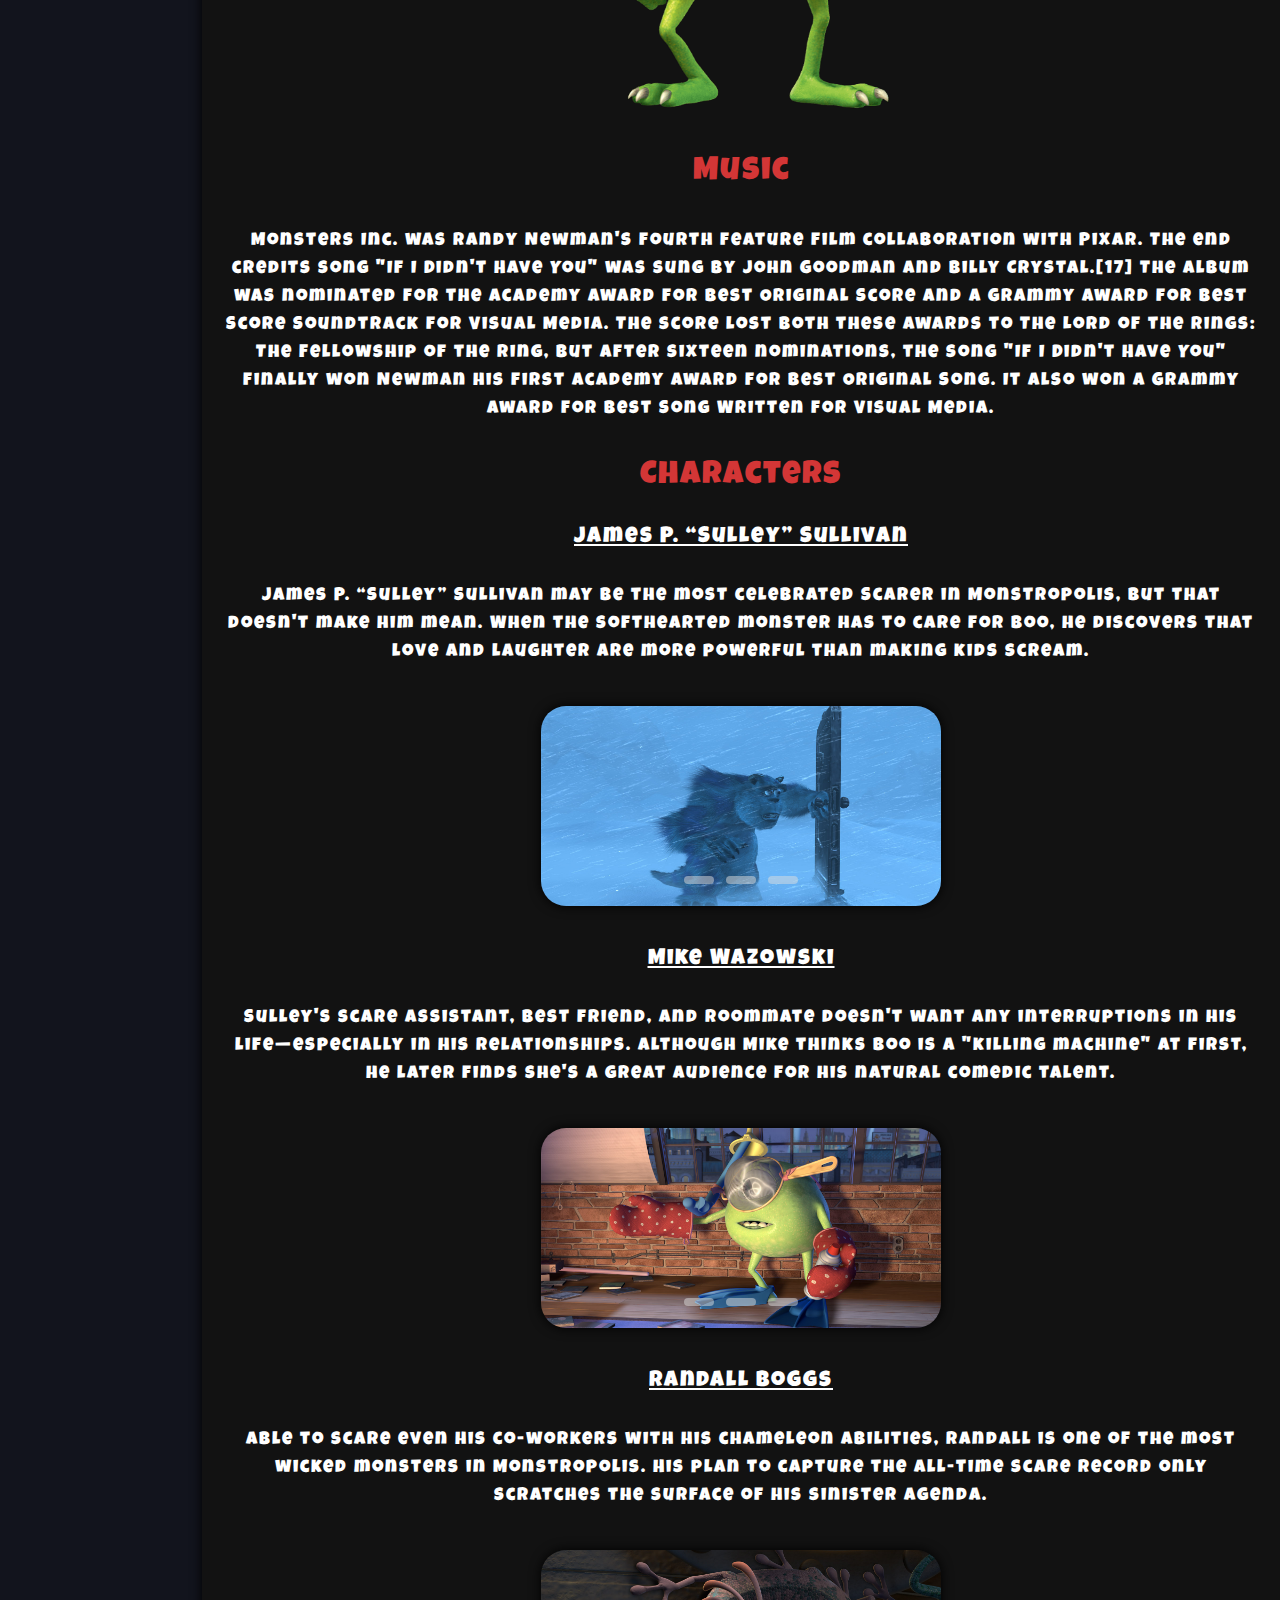
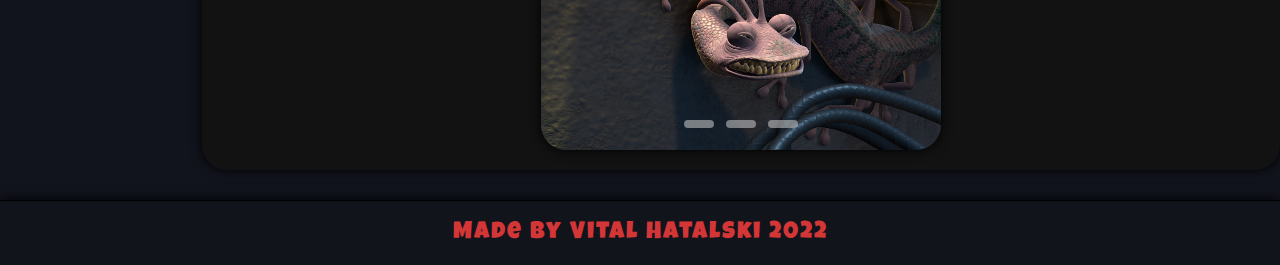
<file: university/index.html>
<!DOCTYPE html>
<html lang="en">
<head>
    <meta charset="UTF-8">
    <meta http-equiv="X-UA-Compatible" content="IE=edge">
    <meta name="viewport" content="width=device-width, initial-scale=1.0">
    <link rel="stylesheet" href="../css/styleZero.css">
    <link rel="stylesheet" href="../css/style.css">
    <link rel="icon" type="image/png" href="../image/favicon.png">
    <script defer src="../script.js"></script>
    <title>Monsters, University.</title>
</head>
<body id="up">
    
    <header class="header">
        <div class="container">
            <div class="header_wrapper">
                <div class="logo">
                    <a href="../index.html"> 
                        <img src="../image/logo.png" alt="monsters_inc_logo"> 
                    </a>
                </div>
                <div class="main_menu">
                    <nav>
                        <ul class="main_menu_elements">
                            <li><a href="../corporation/index.html">CORPORATION</a></li>
                            <li><a href="../university/index.html" class="marker">UNIVERSITY</a></li>
                        </ul>
                    </nav>
                </div>
                <div class="burger_menu">
                    <div class="burger">
                        <span>

                        </span>
                        <span>

                        </span>
                        <span>

                        </span>
                    </div>
                </div>
            </div> 
        </div>
    </header>
    
    <div class="burger_menu_main">
        <div class="burger_menu_body">
            <div class="burger_menu_list">
                <nav>
                    <ul class="burger_menu_elements">
                        <li><a href="../corporation/index.html">CORPORATION</a></li>
                        <li><a href="../university/index.html" class="marker">UNIVERSITY</a></li>
                    </ul>
                </nav>
            </div>
        </div>
    </div>

    <main class="main">
        <div class="container">
            <div class="main_wrapper">
                <div class="main_container1">   
                    <div class="main_image">
                        <img src="./image/main.jpg" alt="main image">
                    </div>
                    <div class="main_text">
                        <p>Monsters University is the first Pixar film that used global illumination, a new lighting system introduced as part of the overhaul of the rendering system used since the first Toy Story film. In the planning stage of the film, director of photography, Jean-Claude Kalache, asked "What if we made these lights just work?" Before the new system, artists had to build reflections and shadows manually, which became increasingly complex as the models and the setups became more technologically advanced. </p>
                    </div>
                </div>
                <div class="main_container2">
                    <div class="extra_menu">
                        <ul>
                            <li><a href="#monsters">Monsters, Un.</a></li>
                            <li><a href="#plot" class="menu_link">Plot</a></li>
                            <li><a href="#music">Music</a></li>
                            <li><a href="#characters" class="menu_link">Characters</a></li>
                        </ul>
                        
                    </div>
                    <div class="main_information">
                        <div class="main_inform_main">
                            <h1 id="monsters">Monsters, un.</h1>
                            <p>Monsters University is a 2013 American computer-animated monster comedy film produced by Pixar Animation Studios and released by Walt Disney Pictures. It was directed by Dan Scanlon (in his feature directorial debut) and produced by Kori Rae, with John Lasseter, Pete Docter, Andrew Stanton, and Lee Unkrich serving as executive producers. Scanlon also wrote the screenplay and story with Dan Gerson and Robert L. Baird. The music for the film was composed and conducted by Randy Newman, making it his seventh collaboration with Pixar. It is a prequel to Monsters, Inc. (2001), making it the only time Pixar has made a prequel film. Monsters University tells the story of the main characters of Monsters, Inc., James P. Sullivan and Mike Wazowski, and their time at college, where they start off as rivals, but slowly become best friends. During the time, they must learn to work together, along with Oozma Kappa members, in order to make his dream reality and things right. John Goodman, Billy Crystal, Steve Buscemi, Bob Peterson, and John Ratzenberger reprise their roles as James P. Sullivan, Mike Wazowski, Randall Boggs, Roz, and the Abominable Snowman, respectively, while the new cast were joined by Helen Mirren, Alfred Molina, Peter Sohn, Joel Murray, Sean Hayes, Dave Foley, Charlie Day, and Nathan Fillion. Bonnie Hunt, who voiced Ms. Flint in the first film, voices Mike's grade school teacher Ms. Karen Graves.</p>
                                <img src="../image/monster1.png" class="image_monsters"  alt="monster">
                        </div>
                        <div class="main_inform_plot">
                            <h2 id="plot">Plot</h2>
                            <p>As a first grader, Mike Wazowski begins to dream of becoming a Scarer - a monster who enters the human world at night to scare children and harvest their screams for energy to power the city of Monstropolis. Eleven years later, Mike enrolls in the Scaring program at Monsters University (MU) and meets classmate James P. "Sulley" Sullivan. Abigail Hardscrabble, dean of MU, warns students that anyone who does not pass a final exam at the end of the first semester will have to leave the Scaring program.

                                As the semester progresses, an intense rivalry forms between Mike, who studies hard to improve himself, and Sulley, who relies only on his natural talent and begins to falter. They both attempt to join a fraternity, but only Sulley is accepted into Roar Omega Roar (ROR), the most prestigious house on campus. At the final exam, a fight between the duo inadvertently destroys Hardscrabble’s prize scream canister. Hardscrabble tests them separately and fails them both -- Mike for not being scary, Sulley for choosing the wrong approach to scare a child without having all the relevant information about them. They are forced to transfer to a different study program, much to their dismay.
                                
                                Wanting to prove himself, Mike learns of MU's "Scare Games" competition and makes a deal with Hardscrabble. If his team wins, all of the members will be admitted to the Scaring program, otherwise, he will leave MU. Mike joins Oozma Kappa (OK), a fraternity of misfits, but they are one member short of being able to enter the competition. Sulley offers to join OK, as it is his only chance to return to Scaring, and Mike reluctantly accepts.
                                
                                OK finishes last in the first round but are saved from elimination after another team is disqualified for cheating. During each of the next three rounds, OK steadily improves due to Mike's knowledge of scaring and the others' unique talents. Despite their progress, they face humiliation by rival fraternities, and Hardscrabble questions whether Sulley believes that Mike can be an effective Scarer. Though OK earns a decisive victory over ROR in the final round, Mike discovers afterward that Sulley had tampered with the simulator settings to guarantee a win for OK, causing a heated argument between them. The other OK members discard their trophy, equally ashamed that Sulley ruined their victory by cheating. Sulley confesses to Hardscrabble what he has done.
                                
                                Outraged at Sulley's betrayal and still determined to prove that he can become a Scarer, Mike breaks into the school's door lab and enters the human world. He emerges in a summer camp cabin full of children but is unable to scare any of them and flees into the woods. With assistance from the OK members, Sulley sneaks through the door to find Mike, ignoring Hardscrabble's order to stay away and let the authorities handle the situation. Sulley finds Mike and tells him he cheated because he was afraid of failing his team and everyone on the campus because Mike was not scary. He also admits that, despite being a Sullivan, he is not as great of a success as his family. They reconcile and try to return to MU, but find out that Hardscrabble has deactivated the door.
                                
                                As police officers begin to chase Mike and Sulley, Mike realizes that they may be able to power the door from their side. Working together, they scare the officers so badly that their screams overload the door, then return to MU just as it explodes. Mike and Sulley are punished and expelled from MU for their actions, but the remaining OK members are admitted into the Scaring program for the coming semester, impressing Hardscrabble with their performance in the Scare Games.
                                
                                As Mike and Sulley are leaving the campus, Hardscrabble admits that they have surprised her and expresses her hope that they will continue to do so in the future. Seeing a "help wanted" advertisement for job openings at Monsters, Inc., they decide to apply and are hired to work in the mailroom. They work their way up to different jobs before being scarer and scare assistant respectively.</p>
                                <img src="../image/monster-mike.png" class="image_monsters" alt="monster2">
                        </div>
                        <div class="main_inform_music">
                            <h2 id="music">Music</h2>
                            <p>Monsters Inc. was Randy Newman's fourth feature film collaboration with Pixar. The end credits song "If I Didn't Have You" was sung by John Goodman and Billy Crystal.[17]
                                The album was nominated for the Academy Award for Best Original Score and a Grammy Award for Best Score Soundtrack for Visual Media. The score lost both these awards to The Lord of the Rings: The Fellowship of the Ring, but after sixteen nominations, the song "If I Didn't Have You" finally won Newman his first Academy Award for Best Original Song. It also won a Grammy Award for Best Song Written for Visual Media.</p>
                        </div>
                        <div class="main_inform_characters">
                            <h2 id="characters">Characters</h2>
                            <div class="character">
                                <h3 class="h3_extra" id="sully">James P. “Sulley” Sullivan</h3>
                                <p>James P. “Sulley” Sullivan may be the most celebrated Scarer in Monstropolis, but that doesn't make him mean. When the softhearted monster has to care for Boo, he discovers that love and laughter are more powerful than making kids scream.</p>
                                <div class="slider middle">
                                    <div class="slides">
                                        <input type="radio" name="r" id="r1" checked>
                                        <input type="radio" name="r" id="r2">
                                        <input type="radio" name="r" id="r3">

                                        <div class="slide s1"><img src="../image/sulley/Sulley19.jpg" alt=""></div>
                                        <div class="slide"><img src="../image/sulley/Sulley20.jpg" alt=""></div>
                                        <div class="slide"><img src="../image/sulley/Sulley21.jpg" alt=""></div>
                                        
                                    </div>

                                    <div class="navigation">
                                        <label for="r1" class="bar"></label>
                                        <label for="r2" class="bar"></label>
                                        <label for="r3" class="bar"></label>
                                       
                                    </div>
                                </div>
                            </div>
                            <div class="character">
                                <h3 id="mike">Mike Wazowski</h3>
                                <p>Sulley's scare assistant, best friend, and roommate doesn't want any interruptions in his life—especially in his relationships. Although Mike thinks Boo is a "killing machine" at first, he later finds she's a great audience for his natural comedic talent.</p>
                                <div class="slider middle">
                                    <div class="slides">
                                        <input type="radio" name="r1" id="r11" checked>
                                        <input type="radio" name="r1" id="r21">
                                        <input type="radio" name="r1" id="r31">

                                        <div class="slide s2"><img src="../image/mike/Mike14.jpg" alt=""></div>
                                        <div class="slide"><img src="../image/mike/Mike15.jpg" alt=""></div>
                                        <div class="slide"><img src="../image/mike/Mike16.jpg " alt=""></div>
                                        
                                    </div>

                                    <div class="navigation">
                                        <label for="r11" class="bar"></label>
                                        <label for="r21" class="bar"></label>
                                        <label for="r31" class="bar"></label>
                                       
                                    </div>
                                </div>
                            </div>
                            <div class="character">
                                <h3 id="randall">Randall Boggs</h3>
                                <p>Able to scare even his co-workers with his chameleon abilities, Randall is one of the most wicked monsters in Monstropolis. His plan to capture the all-time scare record only scratches the surface of his sinister agenda.</p>
                                <div class="slider middle">
                                    <div class="slides">
                                        <input type="radio" name="r2" id="r12" checked>
                                        <input type="radio" name="r2" id="r22">
                                        <input type="radio" name="r2" id="r32">

                                        <div class="slide s3"><img src="../image/randall/Randall10.jpg" alt=""></div>
                                        <div class="slide"><img src="../image/randall/Randall11.jpg" alt=""></div>
                                        <div class="slide"><img src="../image/randall/Randall12.jpg" alt=""></div>
                                        
                                    </div>

                                    <div class="navigation">
                                        <label for="r12" class="bar"></label>
                                        <label for="r22" class="bar"></label>
                                        <label for="r32" class="bar"></label>
                                       
                                    </div>
                                    
                                </div>
                            </div>
                        </div>
                    </div>
                </div>
            </div>
            <div class="up">
                <a href="#up" class="up_button" title="Up">⇧</a>
                <a href="#down" class="up_button up_button1" title="Down">⇩</a>
            </div>
        </div>
    </main>
    <div class="modal modal_sully">
        <div class="modal_body">
            <img src="../image/sulley/Sulley20.jpg" alt="sully">
            <p>James P. “Sulley” Sullivan may be the most celebrated Scarer in Monstropolis, but that doesn't make him mean. When the softhearted monster has to care for Boo, he discovers that love and laughter are more powerful than making kids scream.</p>
            <button class="button">CLOSE</button>
        </div>
    </div>
    <div class="modal modal_mike">
        <div class="modal_body">
            <img src="../image/mike/Mike15.jpg" alt="mike">
            <p>Sulley's scare assistant, best friend, and roommate doesn't want any interruptions in his life—especially in his relationships. Although Mike thinks Boo is a "killing machine" at first, he later finds she's a great audience for his natural comedic talent.</p>
            <button class="button button1">CLOSE</button>
        </div>
    </div>
    <div class="modal modal_randall">
        <div class="modal_body">
            <img src="../image/randall/Randall12.jpg" alt="randall">
            <p>Able to scare even his co-workers with his chameleon abilities, Randall is one of the most wicked monsters in Monstropolis. His plan to capture the all-time scare record only scratches the surface of his sinister agenda.</p>
            <button class="button button2">CLOSE</button>
        </div>
    </div>
    <footer class="footer">
        <div class="container">
            <div class="footer_text" id="down">Made by Vital Hatalski 2022</div>
        </div>
    </footer>
</body>
</html>
</file>
<file: css/styleZero.css>
*{
	padding: 0;
	margin: 0;
	border: 0;
}
*,*:before,*:after,*:active{
	-moz-box-sizing: border-box;
	-webkit-box-sizing: border-box;
	box-sizing: border-box;
}
:focus,:active{outline: none;}
a:focus,a:active{outline: none;}

nav,footer,header,aside{display: block;}

html,body{
	height: 100%;
	width: 100%;
	font-size: 100%;
	line-height: 1;
	font-size: 14px;
	-ms-text-size-adjust: 100%;
	-moz-text-size-adjust: 100%;
	-webkit-text-size-adjust: 100%;
}
input,button,textarea{font-family:inherit;}

input::-ms-clear{display: none;}
button{cursor: pointer;}
button::-moz-focus-inner {padding:0;border:0;}
a, a:visited{text-decoration: none;}
a:hover{text-decoration: none;}
ul li{list-style: none;}
img{vertical-align: top;}

h1,h2,h3,h4,h5,h6{font-size:inherit;font-weight: 400;}
</file>
<file: css/style.css>
@import url("https://fonts.googleapis.com/css2?family=Luckiest+Guy&display=swap");
.header {
  padding: 20px 0 20px 0;
  position: sticky;
  top: 0;
  z-index: 2;
  border-bottom: 1px solid black;
  -webkit-box-shadow: 0px 0 12px black;
          box-shadow: 0px 0 12px black;
  background: rgba(18, 20, 29, 0.6);
  -webkit-backdrop-filter: blur(8px);
          backdrop-filter: blur(8px);
}

.header_wrapper {
  display: -webkit-box;
  display: -ms-flexbox;
  display: flex;
  -ms-flex-pack: distribute;
      justify-content: space-around;
  -webkit-box-align: center;
      -ms-flex-align: center;
          align-items: center;
  position: relative;
}

.logo img {
  width: 350px;
  height: 50px;
  -webkit-transition: all 0.07s linear;
  transition: all 0.07s linear;
}
.logo img:hover {
  -webkit-transform: rotate(3deg) scale(1.2);
          transform: rotate(3deg) scale(1.2);
}

.main_menu_elements {
  display: -webkit-box;
  display: -ms-flexbox;
  display: flex;
}
.main_menu_elements li {
  font-size: 28px;
  padding: 0 13px;
  font-weight: 700;
  font-family: "Luckiest Guy", cursive;
  letter-spacing: 2px;
}
.main_menu_elements li a {
  color: white;
  -webkit-transition: all 0.07s linear;
  transition: all 0.07s linear;
  display: inline-block;
}
.main_menu_elements li a:hover {
  color: rgb(211, 54, 54);
  -webkit-transform: rotate(5deg) scale(1.2);
          transform: rotate(5deg) scale(1.2);
}
.main_menu_elements li .marker {
  color: rgb(211, 138, 54);
}

.burger_menu {
  display: none;
}

.burger {
  display: -webkit-box;
  display: -ms-flexbox;
  display: flex;
  -webkit-box-orient: vertical;
  -webkit-box-direction: normal;
      -ms-flex-direction: column;
          flex-direction: column;
  cursor: pointer;
  -webkit-transition: all 0.4s linear;
  transition: all 0.4s linear;
}
.burger span {
  border: 2px solid white;
  border-radius: 8px;
  width: 40px;
  height: 4px;
  margin: 5px 0;
  -webkit-transition: all 0.2s linear;
  transition: all 0.2s linear;
}
.burger:hover {
  -webkit-transform: rotate(360deg);
          transform: rotate(360deg);
}
.burger:hover span {
  border: 2px solid rgb(211, 54, 54);
}

.burger_active {
  -webkit-transform: rotate(-90deg);
          transform: rotate(-90deg);
}
.burger_active span {
  border: 2px solid rgb(211, 138, 54);
}
.burger_active:hover {
  -webkit-transform: rotate(270deg);
          transform: rotate(270deg);
}
.burger_active:hover span {
  border: 2px solid rgb(211, 138, 54);
}

.burger_menu_main {
  position: fixed;
  background: rgba(18, 20, 29, 0.6);
  -webkit-backdrop-filter: blur(8px);
          backdrop-filter: blur(8px);
  width: 100%;
  height: 100%;
  z-index: 4;
  opacity: 0;
  visibility: hidden;
  display: none;
}

.burger_menu_body {
  max-width: 350px;
  height: 100%;
  background: black;
  -webkit-box-shadow: 0px 0 12px black;
          box-shadow: 0px 0 12px black;
  position: absolute;
  right: 0;
  -webkit-transition: all 0.6s linear;
  transition: all 0.6s linear;
}

.burger_menu_elements {
  display: -webkit-box;
  display: -ms-flexbox;
  display: flex;
  -webkit-box-orient: vertical;
  -webkit-box-direction: normal;
      -ms-flex-direction: column;
          flex-direction: column;
  -webkit-box-align: center;
      -ms-flex-align: center;
          align-items: center;
}
.burger_menu_elements li {
  font-size: 28px;
  padding: 0 13px;
  font-weight: 700;
  font-family: "Luckiest Guy", cursive;
  letter-spacing: 2px;
  margin: 30px 20px 0 20px;
}
.burger_menu_elements li a {
  color: white;
  -webkit-transition: all 0.07s linear;
  transition: all 0.07s linear;
  display: inline-block;
}
.burger_menu_elements li a:hover {
  color: rgb(211, 54, 54);
  -webkit-transform: rotate(5deg) scale(1.2);
          transform: rotate(5deg) scale(1.2);
}
.burger_menu_elements li .marker {
  color: rgb(211, 138, 54);
}

.burger_menu_main_active {
  opacity: 1;
  visibility: visible;
  -webkit-transition: all 0.3s linear;
  transition: all 0.3s linear;
}

.main {
  padding: 30px 0;
}

.main_container1 {
  display: -webkit-box;
  display: -ms-flexbox;
  display: flex;
  -ms-flex-pack: distribute;
      justify-content: space-around;
  -webkit-box-align: center;
      -ms-flex-align: center;
          align-items: center;
  margin: 0 20px 30px 20px;
}

.main_image {
  padding-right: 40px;
}
.main_image img {
  width: 600px;
  -webkit-transition: 0.1s all linear;
  transition: 0.1s all linear;
  border-radius: 25px;
  -webkit-box-shadow: 0px 0 12px black;
          box-shadow: 0px 0 12px black;
}
.main_image img:hover {
  -webkit-transform: scale(1.05);
          transform: scale(1.05);
  -webkit-box-shadow: 0px 0 4px black;
          box-shadow: 0px 0 4px black;
}

.main_text p {
  font-family: "Luckiest Guy", cursive;
  font-size: 26px;
  color: white;
  line-height: 34px;
  letter-spacing: 2px;
}

.main_container2 {
  display: -webkit-box;
  display: -ms-flexbox;
  display: flex;
}

.extra_menu {
  padding: 0px 20px;
}
.extra_menu ul {
  position: sticky;
  top: 100px;
}
.extra_menu a {
  font-family: "Luckiest Guy", cursive;
  font-size: 20px;
  color: white;
  line-height: 44px;
  letter-spacing: 2px;
  -webkit-transition: 0.1s all linear;
  transition: 0.1s all linear;
  white-space: nowrap;
  display: block;
}
.extra_menu a:hover {
  color: rgb(211, 54, 54);
  -webkit-transform: rotate(3deg) scale(1.1);
          transform: rotate(3deg) scale(1.1);
}
.extra_menu .menu_link {
  font-family: "Luckiest Guy", cursive;
  font-size: 20px;
  color: white;
  line-height: 44px;
  letter-spacing: 2px;
  -webkit-transition: 0.1s all linear;
  transition: 0.1s all linear;
  display: block;
}
.extra_menu .menu_link:hover {
  color: rgb(211, 54, 54);
  -webkit-transform: rotate(-4deg) scale(1.1);
          transform: rotate(-4deg) scale(1.1);
}

.main_information {
  text-align: center;
  background-color: #121212;
  padding: 0 20px 20px 20px;
  border-radius: 25px;
  -webkit-box-shadow: 0px 0 12px black;
          box-shadow: 0px 0 12px black;
}
.main_information p {
  font-family: "Luckiest Guy", cursive;
  font-size: 18px;
  color: white;
  line-height: 28px;
  letter-spacing: 2px;
}
.main_information h1, .main_information h2 {
  font-family: "Luckiest Guy", cursive;
  font-size: 32px;
  color: rgb(211, 54, 54);
  line-height: 28px;
  letter-spacing: 2px;
  margin: 40px 0;
}
.main_information h1:before, .main_information h2:before {
  display: block;
  content: "";
  height: 100px;
  margin: -100px 0 0;
}
.main_information h3 {
  font-family: "Luckiest Guy", cursive;
  font-size: 32px;
  color: rgb(211, 54, 54);
  line-height: 28px;
  letter-spacing: 2px;
  margin: 20px 0;
}
.main_information .image_monsters {
  width: 350px;
  margin-top: 20px;
  -webkit-transition: 0.1s all linear;
  transition: 0.1s all linear;
}
.main_information .image_monsters:hover {
  -webkit-transform: rotate(-3deg) scale(1.1);
          transform: rotate(-3deg) scale(1.1);
}

.main_inform_characters .character h3 {
  color: white;
  font-size: 22px;
  text-decoration: underline;
  display: inline-block;
  -webkit-transition: all 0.3s linear;
  transition: all 0.3s linear;
  margin: 40px 0 30px 0;
}
.main_inform_characters .character h3:hover {
  cursor: pointer;
  -webkit-transform: scale(1.1);
          transform: scale(1.1);
  color: rgb(211, 138, 54);
}
.main_inform_characters .character .h3_extra {
  margin-top: -40px;
}

.slider {
  margin-top: 40px;
  width: 400px;
  height: 200px;
  overflow: hidden;
  border-radius: 25px;
  -webkit-box-shadow: 0px 0 12px black;
          box-shadow: 0px 0 12px black;
}
.slider img {
  width: 100%;
  height: 100%;
}

.middle {
  position: relative;
  left: 50%;
  -webkit-transform: translate(-50%, 0);
          transform: translate(-50%, 0);
}

.slides {
  width: 300%;
  height: 100%;
  display: -webkit-box;
  display: -ms-flexbox;
  display: flex;
}

.slide {
  width: 33.333333%;
  -webkit-transition: all 0.5s linear;
  transition: all 0.5s linear;
}

.bar {
  height: 8px;
  width: 30px;
  margin: 6px;
  cursor: pointer;
  background-color: #ddd;
  opacity: 0.5;
  border-radius: 10px;
  -webkit-transition: all 0.3s linear;
  transition: all 0.3s linear;
}
.bar:hover {
  opacity: 1;
  -webkit-transform: scale(1.1);
          transform: scale(1.1);
}

.navigation {
  position: absolute;
  bottom: 16px;
  left: 50%;
  -webkit-transform: translateX(-50%);
          transform: translateX(-50%);
  display: -webkit-box;
  display: -ms-flexbox;
  display: flex;
}

input[name=r], input[name=r1], input[name=r2] {
  position: absolute;
  visibility: hidden;
}

#r1:checked ~ .s1, #r11:checked ~ .s2, #r12:checked ~ .s3 {
  margin-left: 0;
}

#r2:checked ~ .s1, #r21:checked ~ .s2, #r22:checked ~ .s3 {
  margin-left: -33.333333%;
}

#r3:checked ~ .s1, #r31:checked ~ .s2, #r32:checked ~ .s3 {
  margin-left: -66.666666%;
}

.up_button {
  color: rgb(211, 54, 54);
  font-weight: 900;
  font-size: 32px;
  font-family: Arial, "Helvetica Neue", Helvetica, sans-serif;
  text-align: center;
  line-height: 38px;
  width: 50px;
  height: 50px;
  border: 4px solid rgb(211, 54, 54);
  border-radius: 25px;
  position: fixed;
  z-index: 3;
  bottom: 90px;
  right: 30px;
  -webkit-transition: all 0.2s linear;
  transition: all 0.2s linear;
  background: rgba(18, 20, 29, 0.6);
  -webkit-backdrop-filter: blur(4px);
          backdrop-filter: blur(4px);
}
.up_button:hover {
  -webkit-transform: scale(1.2);
          transform: scale(1.2);
}

.up_button1 {
  bottom: 30px;
}

@media (max-width: 1199px) {
  .main_image img {
    width: 500px;
  }

  .main_text p {
    font-size: 22px;
    color: white;
    line-height: 30px;
    letter-spacing: 2px;
  }
}
@media (max-width: 999px) {
  .main_image img {
    width: 400px;
  }

  .main_text p {
    font-size: 20px;
    color: white;
    line-height: 28px;
    letter-spacing: 2px;
  }
}
@media (max-width: 769px) {
  .main_image {
    padding-right: 0px;
  }
  .main_image img {
    width: 400px;
    margin-bottom: 20px;
  }

  .main_text p {
    font-size: 20px;
    color: white;
    line-height: 28px;
    letter-spacing: 2px;
    text-align: center;
  }

  .main_container1 {
    display: -webkit-box;
    display: -ms-flexbox;
    display: flex;
    -webkit-box-orient: vertical;
    -webkit-box-direction: normal;
        -ms-flex-direction: column;
            flex-direction: column;
    -webkit-box-align: center;
        -ms-flex-align: center;
            align-items: center;
    -webkit-box-pack: center;
        -ms-flex-pack: center;
            justify-content: center;
    margin: 0 20px 30px 20px;
  }

  .extra_menu {
    padding: 0px 10px 0 20px;
  }
  .extra_menu ul {
    display: -webkit-box;
    display: -ms-flexbox;
    display: flex;
  }
  .extra_menu ul .menu_link {
    color: rgb(211, 54, 54);
  }
  .extra_menu ul .menu_link:hover {
    color: rgb(211, 138, 54);
  }
  .extra_menu a {
    font-family: "Luckiest Guy", cursive;
    font-size: 20px;
    color: white;
    line-height: 10px;
    letter-spacing: 2px;
    -webkit-transition: 0.1s all linear;
    transition: 0.1s all linear;
    white-space: nowrap;
    display: block;
    -webkit-writing-mode: vertical-rl;
        -ms-writing-mode: tb-rl;
            writing-mode: vertical-rl;
    text-orientation: upright;
  }
  .extra_menu a:hover {
    color: rgb(211, 138, 54);
    -webkit-transform: scale(1.1);
            transform: scale(1.1);
  }
  .extra_menu .menu_link:hover {
    -webkit-transform: scale(1.1);
            transform: scale(1.1);
  }

  .main_information .image_monsters {
    width: 250px;
    margin-top: 20px;
    -webkit-transition: 0.1s all linear;
    transition: 0.1s all linear;
  }
  .main_information .image_monsters:hover {
    -webkit-transform: rotate(-3deg) scale(1.1);
            transform: rotate(-3deg) scale(1.1);
  }

  .slider {
    width: 360px;
  }
}
@media (max-width: 586px) {
  .slider {
    margin-top: 40px;
    width: 280px;
    height: 150px;
    overflow: hidden;
    border-radius: 25px;
    -webkit-box-shadow: 0px 0 12px black;
            box-shadow: 0px 0 12px black;
  }
  .slider img {
    width: 100%;
    height: 100%;
  }

  .main_information .image_monsters {
    width: 230px;
  }
}
@media (max-width: 480px) {
  .extra_menu {
    display: none;
  }

  .main_information .image_monsters {
    width: 200px;
  }

  .main_image img {
    width: 300px;
  }
}
@media (max-width: 999px) {
  .main_menu_elements li {
    font-size: 24px;
    padding: 0 10px;
    font-weight: 500;
    font-family: "Luckiest Guy", cursive;
    letter-spacing: 1px;
  }
}
@media (max-width: 769px) {
  .main_menu_elements {
    display: none;
  }

  .logo img {
    width: 250px;
    height: 40px;
  }

  .burger_menu {
    display: inline-block;
    -webkit-transition: 0.3s all linear;
    transition: 0.3s all linear;
  }

  .burger_menu_main {
    display: block;
  }
}
@media (max-width: 480px) {
  .logo img {
    width: 200px;
    height: 35px;
  }
}
.modal {
  position: fixed;
  top: 0;
  -webkit-transition: all 0.3s linear;
  transition: all 0.3s linear;
  background: rgba(18, 20, 29, 0.6);
  -webkit-backdrop-filter: blur(8px);
          backdrop-filter: blur(8px);
  width: 100%;
  height: 100%;
  z-index: 5;
}

.modal_body {
  position: absolute;
  top: 50%;
  left: 50%;
  margin-right: -50%;
  -webkit-transform: translate(-50%, -50%);
          transform: translate(-50%, -50%);
  max-width: 500px;
  max-height: 600px;
  background: rgb(211, 138, 54);
  -webkit-transition: all 0.3s linear;
  transition: all 0.3s linear;
  display: -webkit-box;
  display: -ms-flexbox;
  display: flex;
  -webkit-box-orient: vertical;
  -webkit-box-direction: normal;
      -ms-flex-direction: column;
          flex-direction: column;
  -webkit-box-align: center;
      -ms-flex-align: center;
          align-items: center;
  padding: 30px;
  border-radius: 25px;
  -webkit-box-shadow: 0px 0 12px rgb(211, 138, 54);
          box-shadow: 0px 0 12px rgb(211, 138, 54);
}
.modal_body img {
  max-width: 300px;
  margin: 0 auto;
  border-radius: 25px;
  -webkit-box-shadow: 0px 0 12px black;
          box-shadow: 0px 0 12px black;
}
.modal_body p {
  font-family: "Luckiest Guy", cursive;
  font-size: 18px;
  color: white;
  line-height: 28px;
  letter-spacing: 2px;
  text-align: center;
  padding-top: 20px;
}
.modal_body .button {
  display: block;
  margin-top: 20px;
  font-family: "Luckiest Guy", cursive;
  font-size: 20px;
  color: rgb(211, 54, 54);
  line-height: 28px;
  letter-spacing: 2px;
  text-align: center;
  max-width: 250px;
  padding: 10px 20px;
  border-radius: 25px;
  -webkit-box-shadow: 0px 0 12px black;
          box-shadow: 0px 0 12px black;
  -webkit-transition: all 0.2s linear;
  transition: all 0.2s linear;
}
.modal_body .button:hover {
  color: white;
  -webkit-box-shadow: 0px 0 12px rgb(211, 54, 54);
          box-shadow: 0px 0 12px rgb(211, 54, 54);
  background: rgb(211, 54, 54);
  -webkit-transform: scale(1.2);
          transform: scale(1.2);
}

.modal_sully {
  display: none;
}

.modal_mike {
  display: none;
}

.modal_randall {
  display: none;
}

.modal_active {
  display: block;
}

@media (max-width: 586px) {
  .modal_body {
    max-width: 4500px;
    padding: 20px;
  }
  .modal_body img {
    max-width: 250px;
  }
  .modal_body p {
    font-size: 16px;
    line-height: 26px;
    padding-top: 15px;
  }
  .modal_body .button {
    margin-top: 15px;
    font-size: 18px;
    line-height: 24px;
    max-width: 250px;
    padding: 10px 20px;
    border-radius: 25px;
  }
}
.footer {
  border-top: 1px solid black;
  -webkit-box-shadow: 0px 0 12px black;
          box-shadow: 0px 0 12px black;
  background: rgba(18, 20, 29, 0.6);
  padding: 20px 0;
}
.footer .footer_text {
  text-align: center;
  font-size: 24px;
  padding: 0 13px;
  font-weight: 400;
  font-family: "Luckiest Guy", cursive;
  letter-spacing: 2px;
  color: rgb(211, 54, 54);
}

html {
  scroll-behavior: smooth;
}

body {
  background-color: #12141d;
  height: auto;
}

.container {
  max-width: 1300px;
  margin: 0 auto;
}

.noscroll {
  overflow: hidden;
}
</file>
